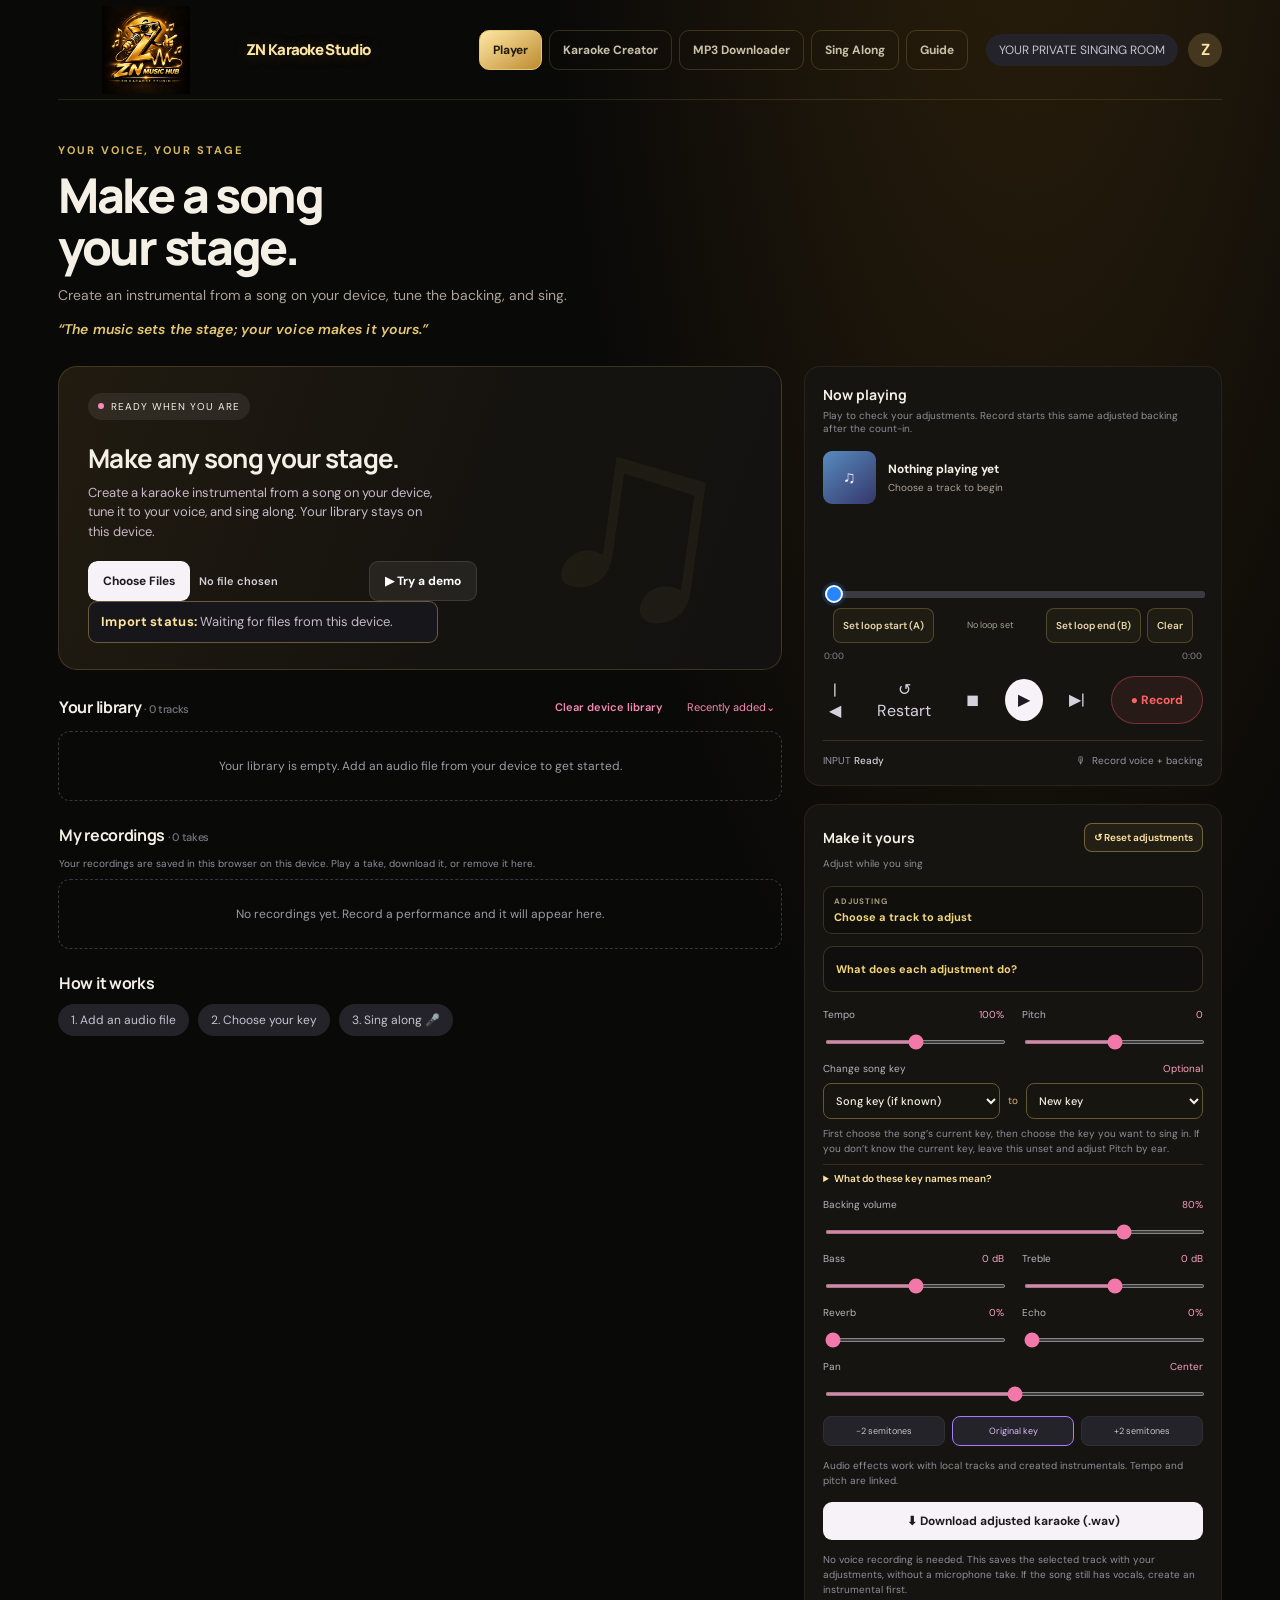
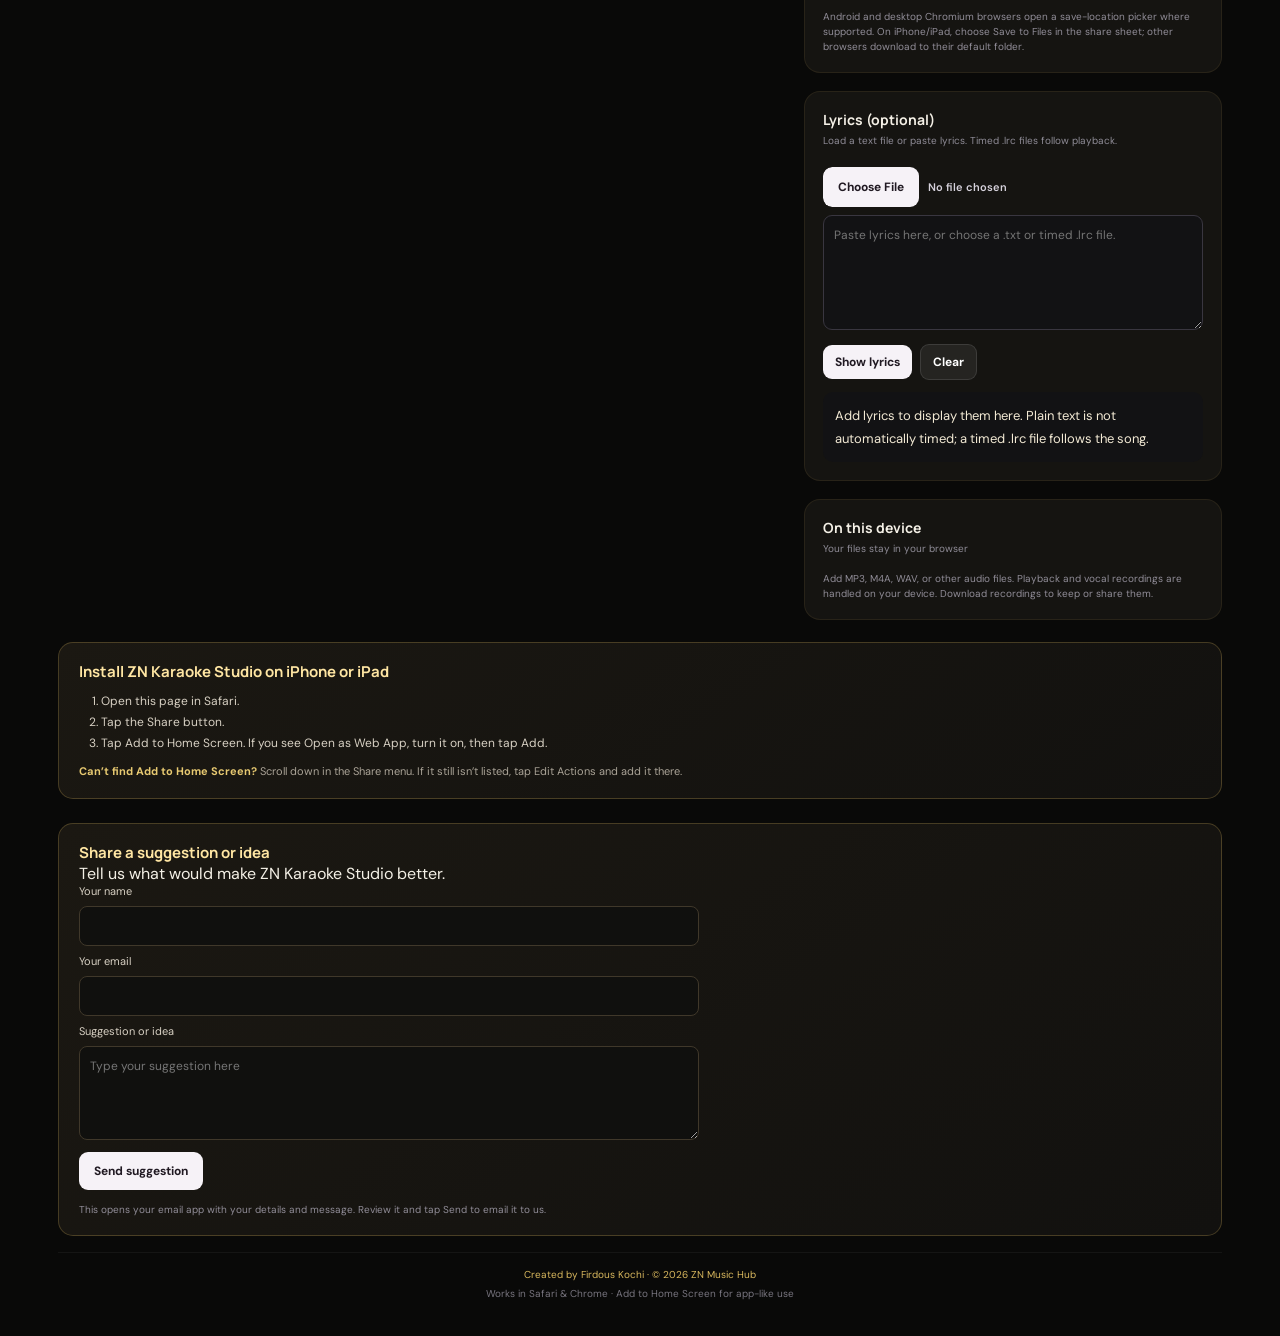
<file: index.html>
<!doctype html>
<html lang="en">
<head>
<meta charset="utf-8"><meta name="viewport" content="width=device-width,initial-scale=1,viewport-fit=cover"><meta name="theme-color" content="#101012"><meta name="description" content="ZN Karaoke Studio — bring your tracks, tune the sound, and sing along."><meta name="author" content="Firdous Kochi · ZN Music Hub"><title>ZN Karaoke Studio</title>
<link rel="manifest" href="manifest.webmanifest"><link rel="icon" href="icon-192.png" type="image/png"><link rel="apple-touch-icon" href="icon-192.png">
<style>
@import url('https://fonts.googleapis.com/css2?family=DM+Sans:wght@400;500;600;700&family=Manrope:wght@400;500;600;700;800&display=swap');
:root{color-scheme:dark;--bg:#101012;--panel:#19191d;--panel2:#202025;--muted:#9999a5;--text:#f5f3f7;--line:#2b2a31;--pink:#fa4f91;--purple:#a889ff;--green:#a7ee8c}*{box-sizing:border-box}body{margin:0;background:radial-gradient(ellipse at 80% -15%,#37203d 0,transparent 34%),var(--bg);color:var(--text);font-family:'DM Sans',sans-serif;min-height:100vh}button,input{font:inherit}button{color:inherit;cursor:pointer}.shell{max-width:1240px;margin:auto;padding:0 38px}.topbar{height:76px;border-bottom:1px solid #ffffff10;display:flex;align-items:center;justify-content:space-between}.brand{font:800 20px Manrope,sans-serif;letter-spacing:-.7px;display:flex;align-items:center;gap:10px}.brand-mark{width:32px;height:32px;border-radius:11px;background:linear-gradient(145deg,#fd73a5,#ab75ff);display:grid;place-items:center;color:#16121b;font-size:18px}.top-actions{display:flex;align-items:center;gap:10px}.pill{font-size:12px;color:#c6c2cd;background:#242329;padding:8px 13px;border-radius:20px}.avatar{width:34px;height:34px;border-radius:50%;background:#443451;color:#ffc6dd;display:grid;place-items:center;font-weight:700}.hero{padding:43px 0 28px;display:flex;justify-content:space-between;align-items:end;gap:24px}.eyebrow{font-size:11px;font-weight:700;letter-spacing:2px;color:#faa3c5;text-transform:uppercase;margin-bottom:12px}.hero h1{font:800 clamp(32px,5vw,48px)/1.08 Manrope,sans-serif;letter-spacing:-2.3px;margin:0}.hero p{color:var(--muted);margin:13px 0 0;font-size:14px}.search{height:48px;background:#1b1a20;border:1px solid #34323a;border-radius:12px;display:flex;align-items:center;padding:0 14px;gap:11px;width:min(390px,100%)}.search input{border:0;outline:0;color:var(--text);background:none;flex:1;min-width:0}.search input::placeholder{color:#7e7b86}.search kbd{font-size:10px;color:#8d8994;border:1px solid #393741;border-radius:5px;padding:4px 6px}.layout{display:grid;grid-template-columns:minmax(0,1.56fr) minmax(320px,.9fr);gap:22px;padding-bottom:40px}.leftcol,.rightcol{display:flex;flex-direction:column;gap:18px}.feature{min-height:258px;border-radius:19px;overflow:hidden;position:relative;padding:26px 29px;background:linear-gradient(110deg,#39203b,#201c29 57%,#191920);border:1px solid #ffffff0c}.feature:after{content:'♫';position:absolute;right:6%;top:-42px;font:270px Manrope,sans-serif;color:#fa75ab19;transform:rotate(8deg)}.feature>*{position:relative;z-index:1}.feature-tag{display:inline-flex;gap:7px;align-items:center;background:#ffffff13;padding:7px 10px;border-radius:20px;font-size:10px;letter-spacing:1px;text-transform:uppercase}.live-dot{width:6px;height:6px;background:#f889bb;border-radius:50%}.feature h2{font:700 26px Manrope;margin:20px 0 7px;letter-spacing:-.7px}.feature p{color:#c6b9c9;font-size:13px;max-width:350px;line-height:1.5;margin:0}.actions{display:flex;gap:9px;margin-top:20px}.btn{background:#f6f2f7;color:#201922;border:0;border-radius:9px;padding:11px 15px;font-weight:700;font-size:12px;display:inline-flex;align-items:center;gap:8px}.btn.secondary{background:#ffffff12;color:#fff;border:1px solid #ffffff1c}.btn.pink{background:var(--pink);color:#24121a}.upload{display:none}.native-file-control{height:40px;max-width:100%;color:#d6d2dc;font:600 11px 'DM Sans',sans-serif;background:transparent;border:0;border-radius:9px}.native-file-control::file-selector-button,.native-file-control::-webkit-file-upload-button{height:40px;padding:0 15px;margin-right:9px;border:0;border-radius:9px;background:#f6f2f7;color:#201922;font:700 12px 'DM Sans',sans-serif;cursor:pointer}.creator .native-file-control::file-selector-button,.creator .native-file-control::-webkit-file-upload-button{background:linear-gradient(145deg,#ffe8a5,#bd8b30);color:#21180a}.section-head{display:flex;align-items:center;justify-content:space-between;margin:5px 1px 10px}.section-head h3{margin:0;font:700 16px Manrope;letter-spacing:-.3px}.section-head button{background:none;border:0;color:#f68ab5;font-size:11px}.tracks{display:flex;flex-direction:column;gap:7px}.track{display:grid;grid-template-columns:43px minmax(0,1fr) auto;align-items:center;gap:12px;padding:9px 11px;border:1px solid transparent;border-radius:12px;transition:.18s;cursor:pointer}.track:hover,.track.active{background:#1c1b21;border-color:#302d36}.cover{width:43px;height:43px;border-radius:9px;display:grid;place-items:center;font-size:17px;font-weight:700;color:#fff0f4;background:linear-gradient(140deg,#de647f,#642f70)}.cover.c2{background:linear-gradient(140deg,#588bc0,#35376a)}.cover.c3{background:linear-gradient(140deg,#d89251,#754044)}.cover.c4{background:linear-gradient(140deg,#71a482,#27534d)}.track-name{font-size:12px;font-weight:700;overflow:hidden;text-overflow:ellipsis;white-space:nowrap}.artist{font-size:10px;color:var(--muted);margin-top:4px;overflow:hidden;text-overflow:ellipsis;white-space:nowrap}.track-meta{display:flex;align-items:center;gap:12px;color:#888590;font-size:10px}.play-mini{border:0;background:none;color:#e8dfe9;font-size:15px;padding:5px}.empty{padding:26px;text-align:center;border:1px dashed #393640;border-radius:12px;color:#9d99a4;font-size:12px}.side-card{background:#19191d;border:1px solid #ffffff0d;border-radius:16px;padding:18px}.side-card h3{font:700 14px Manrope;margin:0}.side-card .sub{font-size:10px;color:#8f8c97;margin:5px 0 16px}.now{display:flex;gap:12px;align-items:center}.now .cover{width:53px;height:53px}.now-title{font-size:12px;font-weight:700}.now-artist{font-size:10px;color:var(--muted);margin-top:4px}.wave{height:61px;margin:16px 0 7px;display:flex;align-items:center;justify-content:center;gap:3px;overflow:hidden}.wave span{width:3px;min-height:5px;border-radius:4px;background:linear-gradient(to top,#ad74f9,#fa71a9);opacity:.77}.wave.paused span{opacity:.2}.seekline{appearance:none;-webkit-appearance:none;display:block;width:100%;height:7px;background:linear-gradient(90deg,#3b3a42,#3b3a42);border-radius:99px;outline:none;margin:10px 2px;padding:0;touch-action:pan-y;cursor:pointer;accent-color:#2586ff}.seekline::-webkit-slider-runnable-track{height:7px;background:linear-gradient(90deg,#2586ff var(--played,0%),#3b3a42 var(--played,0%));border-radius:99px}.seekline::-moz-range-track{height:7px;background:#3b3a42;border-radius:99px}.seekline::-moz-range-progress{height:7px;background:#2586ff;border-radius:99px}.seekline::-webkit-slider-thumb{-webkit-appearance:none;width:18px;height:18px;margin-top:-5.5px;border-radius:50%;background:#2586ff;border:2px solid #f4f8ff;box-shadow:0 0 0 3px #2586ff30}.seekline::-moz-range-thumb{width:14px;height:14px;border-radius:50%;background:#2586ff;border:2px solid #f4f8ff;box-shadow:0 0 0 3px #2586ff30}.seekline:focus-visible{outline:2px solid #8fc2ff;outline-offset:6px}.times{display:flex;justify-content:space-between;color:#888590;font-size:9px;margin:7px 1px}.controls{display:flex;align-items:center;justify-content:center;gap:21px;margin-top:12px}.controls button{border:0;background:none;font-size:16px;color:#d6d1dc;padding:5px}.controls .mainplay{width:42px;height:42px;border-radius:50%;background:#f7f2f8;color:#1e1922;font-size:16px;display:grid;place-items:center}.controls .rec{color:#ff73a0}.status{display:flex;align-items:center;justify-content:space-between;margin-top:14px;padding-top:13px;border-top:1px solid var(--line);font-size:10px;color:#98949f}.status b{font-weight:500;color:#d4cfda}.rec-state{color:#f27ca3!important}.sliders{display:grid;grid-template-columns:1fr 1fr;gap:13px 18px;margin-top:16px}.control label{font-size:10px;color:#b8b4c0;display:flex;justify-content:space-between;margin-bottom:7px}.control output{color:#f9a0bf}.control input{width:100%;height:4px;accent-color:#f178a9;cursor:pointer}.control.wide{grid-column:1/-1}.quick{display:grid;grid-template-columns:repeat(3,1fr);gap:7px;margin-top:15px}.quick button{background:#242329;border:1px solid #302f36;border-radius:8px;padding:8px 3px;font-size:9px;color:#c4c0ca}.quick button.on{border-color:#ac7aff;color:#d7bfff}.tips{color:#918d98;font-size:10px;line-height:1.5;margin:12px 0 0}.bottom{padding:15px 0 28px;border-top:1px solid #ffffff0c;display:flex;justify-content:space-between;color:#77747e;font-size:10px}.toast{position:fixed;bottom:22px;left:50%;transform:translate(-50%,20px);opacity:0;pointer-events:none;transition:.2s;background:#f5f1f6;color:#201b25;padding:11px 16px;border-radius:10px;font-size:12px;box-shadow:0 8px 30px #0008;z-index:5}.toast.show{opacity:1;transform:translate(-50%,0)}
@media(max-width:820px){.shell{padding:0 23px}.layout{grid-template-columns:1fr}.rightcol{display:grid;grid-template-columns:1fr 1fr;align-items:start}.hero{align-items:start;flex-direction:column}.search{width:100%}.feature{min-height:225px}}@media(max-width:560px){.shell{padding:0 16px}.topbar{height:62px}.pill{display:none}.hero{padding:31px 0 22px}.hero h1{letter-spacing:-1.4px}.hero p{font-size:12px}.layout{gap:15px}.feature{padding:22px;min-height:220px}.feature h2{font-size:23px}.rightcol{display:flex}.side-card{width:100%}.bottom{font-size:9px}.track-meta{gap:7px}.track{gap:9px;padding:8px 7px}}
.section-divider{height:1px;background:linear-gradient(90deg,transparent,#d9b85e9c,transparent);margin:-7px 8px}.creator{background:linear-gradient(145deg,#211d23,#19191d);border:1px solid #d8b45a35;border-radius:16px;padding:19px}.creator h3{font:700 16px Manrope;margin:0}.creator p{font-size:11px;line-height:1.55;color:#aaa5b0;margin:8px 0 14px}.creator-row{display:flex;align-items:center;gap:10px;flex-wrap:wrap}.creator-file{min-width:0;flex:1;color:#aaa5b0;font-size:11px;overflow-wrap:anywhere}.creator .btn{background:linear-gradient(145deg,#ffe8a5,#bd8b30);color:#21180a}.creator .btn:disabled{opacity:.5;cursor:wait}.scale-estimate{margin:10px 0 0;padding:10px 12px;border:1px solid #d9b85e45;border-radius:9px;background:#17150f;color:#f2e3b6;font-size:11px;line-height:1.5}.scale-estimate[hidden]{display:none}.creator-progress{height:5px;background:#34323a;border-radius:8px;margin-top:13px;overflow:hidden}.creator-progress i{display:block;width:0;height:100%;background:linear-gradient(90deg,#bd8b30,#ffe8a5);transition:width .3s}.creator-status{font-size:11px!important;margin:9px 0 0!important;min-height:18px;color:#c4becb!important}.upload-state{margin-top:14px;padding:12px 13px;border:1px solid #d8b45a80;border-radius:10px;background:linear-gradient(90deg,#302614,#1b1919);display:grid;grid-template-columns:1fr;align-items:center;gap:10px}.upload-state strong{font-size:10px;letter-spacing:.8px;color:#ffe39a}.upload-state span{font-size:12px;color:#fff4d5;text-align:left}.upload-progress{height:7px;background:#49454d;border-radius:9px;overflow:hidden;grid-column:1/-1}.upload-progress i{display:block;width:0;height:100%;background:linear-gradient(90deg,#bd8b30,#ffe8a5);transition:width .25s}.import-status{font-size:12px;color:#e3dfea;margin:13px 0 0;min-height:38px;padding:10px 12px;background:#17161a;border:1px solid #d8b45a6e;border-radius:9px;line-height:1.4}.import-status b{color:#ffe39a;font-weight:700;letter-spacing:.3px}.lyrics-input{width:100%;min-height:110px;resize:vertical;background:#121214;color:var(--text);border:1px solid #393640;border-radius:9px;padding:10px;font:12px/1.55 "DM Sans",sans-serif}.lyrics-display{margin-top:12px;max-height:240px;overflow:auto;padding:12px;border-radius:10px;background:#121214;color:#f2e9d4;font-size:13px;line-height:1.8;white-space:pre-wrap}.lyrics-current{color:#ffe39a;font-weight:700}.lyrics-actions{display:flex;gap:8px;align-items:center;flex-wrap:wrap;margin-top:9px}.lyrics-actions .btn{padding:9px 12px}.lyrics-file{width:100%;margin:4px 0 8px}.key-selectors{display:grid;grid-template-columns:minmax(0,1fr) auto minmax(0,1fr);align-items:center;gap:8px;margin-top:8px}.key-selectors select{width:100%;min-width:0;padding:9px 8px;border:1px solid #665733;border-radius:8px;background:#17150f;color:var(--text);font:500 11px "DM Sans",sans-serif}.key-selectors span{color:var(--gold);font-size:10px}.key-control .tips{margin-top:7px}.key-help{margin-top:8px;padding-top:7px;border-top:1px solid #d9b85e28}.key-help summary{cursor:pointer;color:var(--gold-hi);font-size:10px;font-weight:600}.key-help p{font-size:10px;line-height:1.5;color:var(--muted);margin:7px 0}.key-notes{display:grid;grid-template-columns:repeat(3,minmax(0,1fr));gap:5px}.key-notes span{padding:5px 6px;border-radius:6px;background:#d9b85e0d;color:#e7d5a0;font-size:9px;text-align:center}
.adjust-help{margin:0 0 14px;border:1px solid #d9b85e38;border-radius:10px;background:#100f0d;padding:10px 12px;color:#d9d3c7}.adjust-help summary{cursor:pointer;color:#f3d477;font-size:11px;font-weight:700;min-height:24px;display:flex;align-items:center}.adjust-help[open] summary{margin-bottom:8px}.adjust-help-grid{display:grid;grid-template-columns:1fr 1fr;gap:0 16px}.adjust-help-grid p{margin:7px 0;color:#bdb5a8;font-size:10px;line-height:1.5}.adjust-help-grid strong{color:#f2d680}.adjust-help-note{margin:7px 0 0!important;color:#a8a094!important;font-size:10px!important;line-height:1.5}.adjust-help:focus-within{outline:2px solid #d9b85e;outline-offset:2px}@media(max-width:560px){.adjust-help{padding:10px}.adjust-help-grid{grid-template-columns:1fr;gap:0}.adjust-help-grid p{font-size:11px;margin:5px 0}.adjust-help-note{font-size:10px!important}}

.page-nav{display:flex;align-items:center;gap:7px;margin-left:auto;margin-right:18px}.page-nav a{color:#c9c0a8;text-decoration:none;font-size:12px;font-weight:700;padding:10px 13px;border:1px solid #d9b85e35;border-radius:10px;min-height:40px;display:flex;align-items:center}.page-nav a[aria-current="page"]{color:#21180a;background:linear-gradient(145deg,#ffe8a5,#bd8b30);border-color:#e5c86d}.page-nav a:focus-visible,.loop-controls button:focus-visible{outline:2px solid #ffe6a3;outline-offset:2px}.creator-page{max-width:900px;margin:12px auto 36px;padding:0 4px}.creator-page-heading{margin:14px 0 18px;padding:21px 22px;border:1px solid #d9b85e35;border-radius:15px;background:linear-gradient(145deg,#1b1812,#12110f)}.creator-page-heading .eyebrow{margin:0 0 8px}.creator-page-heading h2{margin:0;color:#ffe6a3;font:800 25px Manrope,sans-serif}.creator-page-heading p{margin:8px 0 0;color:#c6b9a3;font-size:12px;line-height:1.6}.creator-page .creator{padding:20px}.creator-page .creator h3{display:none}.loop-controls{display:flex;align-items:center;justify-content:center;gap:6px;flex-wrap:wrap;margin:9px 0 4px}.loop-controls button{min-height:35px;padding:7px 9px;border:1px solid #d9b85e45;border-radius:8px;background:#d9b85e0c;color:#e8d7aa;font-size:10px;font-weight:600}.loop-controls button:hover{background:#d9b85e20}.loop-controls span{min-width:100px;text-align:center;color:#a8a094;font-size:9px}.creator-page[hidden],#studioHero[hidden],#playerPage[hidden]{display:none!important}
@media(max-width:560px){.topbar{gap:8px;flex-wrap:wrap;height:auto;min-height:76px;padding:8px 0}.page-nav{order:3;width:100%;margin:0;display:grid;grid-template-columns:repeat(3,minmax(0,1fr))}.page-nav a{justify-content:center;min-width:0;text-align:center;padding:8px;font-size:12px}.top-actions .pill{display:none}.creator-page{padding:0;margin:8px 0 28px}.creator-page-heading{padding:17px 15px}.creator-page-heading h2{font-size:21px}.creator-page .creator{padding:15px}.loop-controls{gap:5px}.loop-controls button{flex:1 1 auto}.loop-controls span{order:4;width:100%;min-width:0}}
.controls .rec{min-height:48px;min-width:92px;border-radius:25px;padding:0 14px;background:#ff626214;border:1px solid #ff62625c;color:#ff7777;font-size:12px;font-weight:700;white-space:nowrap}.controls .rec:hover{background:#ff626226}.recording-preview{margin-top:13px;padding:13px;border:1px solid #d9b85e55;border-radius:11px;background:#11100d}.recording-preview[hidden]{display:none}.recording-preview-head{display:flex;flex-direction:column;gap:4px;margin-bottom:9px}.recording-preview-head strong{font-size:12px;color:#ffe6a3}.recording-preview-head span{font-size:10px;color:#aaa397;overflow-wrap:anywhere}.recording-preview audio{display:block;width:100%;height:42px;margin:7px 0 10px}.recording-preview .btn{width:100%;justify-content:center;background:linear-gradient(145deg,#ffe8a5,#bd8b30);color:#21180a;min-height:42px}@media(max-width:560px){.controls{gap:12px;flex-wrap:wrap}.controls .rec{order:5;flex-basis:100%;height:48px}.recording-preview{padding:11px}.recording-preview audio{height:48px}}
.library-actions{display:flex;align-items:center;gap:9px}.clear-library{border:1px solid #d9b85e50;border-radius:8px;background:#d9b85e0c;color:#e9cf87;padding:7px 9px;font-size:10px;font-weight:600}.clear-library:hover{background:#d9b85e20}.clear-library:focus-visible{outline:2px solid #ffe6a3;outline-offset:2px}@media(max-width:560px){.section-head{flex-wrap:wrap;gap:8px}.library-actions{gap:5px}.clear-library{font-size:9px;padding:7px}}
.recordings-list{display:flex;flex-direction:column;gap:7px}.recording-row{display:grid;grid-template-columns:minmax(0,1fr) auto;align-items:center;gap:10px;padding:11px;border:1px solid #d9b85e24;border-radius:11px;background:#151411}.recording-row-name{font-size:11px;font-weight:700;color:#eee4cb;overflow-wrap:anywhere}.recording-row-date{margin-top:4px;color:#999286;font-size:9px}.recording-row-actions{display:flex;gap:5px;flex-wrap:wrap;justify-content:flex-end}.recording-row-actions button{min-height:36px;padding:7px 9px;border:1px solid #d9b85e42;border-radius:8px;background:#d9b85e0d;color:#e8d7aa;font-size:10px;font-weight:600}.recording-row-actions .delete-recording{border-color:#a6504660;color:#f39a91}.recording-row-actions button:focus-visible{outline:2px solid #ffe6a3;outline-offset:2px}@media(max-width:560px){.recording-row{grid-template-columns:1fr}.recording-row-actions{justify-content:stretch}.recording-row-actions button{flex:1}}
.adjusting-track{margin:0 0 12px;padding:9px 10px;border:1px solid #d9b85e35;border-radius:9px;background:#100f0c;color:#f1d77f;font-size:11px;font-weight:700;overflow-wrap:anywhere}.adjusting-track::before{content:'ADJUSTING';display:block;margin-bottom:4px;color:#a79c7d;font-size:8px;letter-spacing:1px;font-weight:700}
.side-card{position:relative}.countdown-overlay{position:absolute;inset:0;z-index:20;display:grid;place-items:center;padding:20px;border:1px solid #d9b85e88;border-radius:16px;background:#090908f5;backdrop-filter:blur(7px);text-align:center}.countdown-overlay[hidden]{display:none!important}.countdown-content{display:flex;flex-direction:column;align-items:center;gap:12px}.countdown-content span{display:block;color:#ffe6a3;font:800 clamp(112px,28vw,190px)/.9 Manrope,sans-serif;text-shadow:0 0 35px #d9b85e70;animation:count-pulse .85s ease-in-out infinite alternate}.countdown-content strong{color:#f6e5b7;font:700 clamp(17px,4vw,24px) Manrope,sans-serif}.countdown-content small{color:#bdb4a2;font-size:12px}@keyframes count-pulse{from{transform:scale(.96);opacity:.8}to{transform:scale(1.04);opacity:1}}
</style><style>.brand{color:var(--gold-hi);text-shadow:0 1px 16px #ddb95642}.brand-mark{background:linear-gradient(145deg,#ffe8a5,#bd8b30);color:#21180a}.hero .eyebrow{color:var(--gold)}.avatar{background:#45371f;color:var(--gold-hi)}.topbar{border-bottom-color:#e4bd6926}.bottom{justify-content:center;flex-direction:column;gap:6px;text-align:center;transform:translateY(-8px)}.bottom span{width:100%}.studio-head{display:flex;align-items:center;justify-content:space-between;gap:8px}.reset-btn{flex:none;border:1px solid #d9b85e70;border-radius:8px;background:#d9b85e12;color:#ffe6a3;padding:7px 9px;font:600 10px "DM Sans",sans-serif}.reset-btn:hover{background:#d9b85e26}.reset-btn:focus-visible{outline:2px solid #ffe6a3;outline-offset:2px}:root{--bg:#090908;--panel:#151411;--panel2:#201d17;--muted:#aaa397;--text:#f4f0e6;--line:#383126;--pink:#d8ad56;--purple:#ffe19a;--green:#c6a45a;--gold:#d9b85e;--gold-hi:#ffe6a3}body{background:radial-gradient(ellipse at 80% -15%,#30220c 0,transparent 34%),var(--bg)}.feature{background:linear-gradient(110deg,#211b10,#15130f 57%,#131210);border-color:#d9b85e33}.feature:after{color:#d9b85e0d}.side-card{background:#151411;border-color:#d9b85e18}.controls .rec{color:#ff6262}.topbar{height:100px}.brand{gap:12px;white-space:nowrap}.brand-logo{display:block;width:176px;height:88px;object-fit:contain;border-radius:5px}.brand-title{font:800 15px Manrope,sans-serif;color:var(--gold-hi)}.quote{margin:16px 0 0;color:#e7c971;font-size:14px;font-style:italic;font-weight:600;letter-spacing:.1px}@media(max-width:560px){.topbar{height:auto;min-height:76px}.brand{gap:8px}.brand-logo{width:112px;height:56px}.brand-title{font-size:12px}.hero{padding:16px 0 18px}.hero .eyebrow{font-size:10px;letter-spacing:1.6px;margin-bottom:8px}.hero h1{font-size:clamp(29px,8vw,34px);line-height:1.04;letter-spacing:-1.5px}}.install-help{max-width:1240px;margin:-18px auto 24px;padding:18px 20px;border:1px solid #d9b85e40;border-radius:15px;background:linear-gradient(145deg,#1b1812,#12110f);color:var(--text)}.install-help h3{margin:0 0 9px;font:700 15px Manrope,sans-serif;color:var(--gold-hi)}.install-help ol{margin:0;padding-left:22px;color:#d7d0c3;font-size:12px;line-height:1.75}.install-help p{margin:9px 0 0;color:#aaa397;font-size:11px;line-height:1.55}.install-help strong{color:#e7c971}.feedback-card{max-width:1240px;margin:0 auto 24px;padding:18px 20px;border:1px solid #d9b85e40;border-radius:15px;background:linear-gradient(145deg,#1b1812,#12110f)}.feedback-card h3{margin:0;font:700 15px Manrope,sans-serif;color:var(--gold-hi)}.feedback-form{display:grid;gap:8px;max-width:620px}.feedback-form label{font-size:11px;color:#d7d0c3}.feedback-form input,.feedback-form textarea{width:100%;border:1px solid #40382a;border-radius:8px;background:#10100e;color:var(--text);padding:10px;font:12px/1.5 "DM Sans",sans-serif}.feedback-form textarea{resize:vertical}.feedback-form input:focus,.feedback-form textarea:focus{outline:2px solid #d9b85e;outline-offset:1px}.feedback-form button{justify-self:start;margin-top:4px}</style></head>
<body><div class="shell">
<header class="topbar"><div class="brand"><img class="brand-logo" src="zn-karaoke-studio-logo.png" alt="Zubair Naina Music Hub logo"><span class="brand-title">ZN Karaoke Studio</span></div><nav class="page-nav" aria-label="Studio pages and tools"><a href="#player" id="navPlayer">Player</a><a href="#creator" id="navCreator">Karaoke Creator</a><a href="music-converter.html">MP3 Downloader</a><a href="lyrics-stage.html">Sing Along</a><a href="product-guide.html">Guide</a></nav><div class="top-actions"><span class="pill">YOUR PRIVATE SINGING ROOM</span><span class="avatar">Z</span></div></header>
<section class="hero" id="studioHero"><div><div class="eyebrow">Your voice, your stage</div><h1>Make a song<br>your stage.</h1><p>Create an instrumental from a song on your device, tune the backing, and sing.</p><blockquote class="quote">“The music sets the stage; your voice makes it yours.”</blockquote></div></section>
<main class="layout" id="playerPage"><div class="leftcol"><section class="feature"><span class="feature-tag"><i class="live-dot"></i> READY WHEN YOU ARE</span><h2>Make any song your stage.</h2><p>Create a karaoke instrumental from a song on your device, tune it to your voice, and sing along. Your library stays on this device.</p><div class="actions"><input class="native-file-control" id="fileInput" type="file" accept="audio/*,.mp3,.m4a,.wav,.aac,.ogg,.flac,.opus" multiple aria-label="Add audio tracks"><button class="btn secondary" id="demoBtn">▶ Try a demo</button></div><p class="import-status" id="importStatus" role="status" aria-live="polite"><b>Import status:</b> Waiting for files from this device.</p></section>
<section><div class="section-head"><h3>Your library <span id="count" style="color:#77747e;font:500 11px 'DM Sans'">· 0 tracks</span></h3><div class="library-actions"><button class="clear-library" id="clearLibrary" type="button">Clear device library</button><button id="sortBtn">Recently added⌄</button></div></div><div class="tracks" id="tracks"></div></section>
<section class="recordings-section"><div class="section-head"><h3>My recordings <span id="recordingsCount" style="color:#77747e;font:500 11px 'DM Sans'">· 0 takes</span></h3></div><p class="tips" style="margin:0 1px 8px">Your recordings are saved in this browser on this device. Play a take, download it, or remove it here.</p><div class="recordings-list" id="recordingsList"><div class="empty">No recordings yet. Record a performance and it will appear here.</div></div></section><section><div class="section-head"><h3>How it works</h3></div><div style="display:flex;gap:9px;flex-wrap:wrap;color:#a09ca7;font-size:10px"><span class="pill">1. Add an audio file</span><span class="pill">2. Choose your key</span><span class="pill">3. Sing along 🎤</span></div></section></div>
<aside class="rightcol"><section class="side-card"><h3>Now playing</h3><div class="sub">Play to check your adjustments. Record starts this same adjusted backing after the count-in.</div><div class="countdown-overlay" id="countdownOverlay" hidden role="status" aria-live="assertive"><div class="countdown-content"><span id="countdownNumber">3</span><strong>Get ready to sing</strong><small>Recording starts after the count-in</small></div></div><div class="now"><div class="cover c2" id="playerCover">♫</div><div style="min-width:0"><div class="now-title" id="playerTitle">Nothing playing yet</div><div class="now-artist" id="playerArtist">Choose a track to begin</div></div></div><div class="wave paused" id="wave"></div><input class="seekline" id="seek" type="range" min="0" max="1000" value="0" step="1" aria-label="Seek through the song" aria-valuetext="0:00 of 0:00" disabled><div class="loop-controls" aria-label="Practice loop controls"><button type="button" id="loopStart">Set loop start (A)</button><span id="loopStatus" role="status" aria-live="polite">No loop set</span><button type="button" id="loopEnd">Set loop end (B)</button><button type="button" id="loopClear" aria-label="Clear practice loop">Clear</button></div><div class="times"><span id="elapsed">0:00</span><span id="duration">0:00</span></div><div class="controls"><button id="prev" aria-label="Previous track" title="Previous track">|◀</button><button id="restart" aria-label="Restart current track from the beginning" title="Restart from beginning">↺ Restart</button><button id="stop" aria-label="Stop">◼</button><button class="mainplay" id="play" aria-label="Play or pause">▶</button><button id="next" aria-label="Next track">▶|</button><button class="rec" id="recordBtn" aria-label="Record voice and backing track">● Record</button></div><div class="status"><span>INPUT <b id="inputStatus">Ready</b></span><span id="recStatus">🎙 &nbsp;Record voice + backing</span></div><section class="recording-preview" id="recordingPreview" hidden><div class="recording-preview-head"><strong>Review your recording</strong><span id="recordingName">Ready to listen</span></div><audio id="recordingAudio" controls preload="metadata" aria-label="Play your recorded performance"></audio><button class="btn" type="button" id="downloadRecording">⬇ Download recording</button></section></section>
<section class="side-card"><div class="studio-head"><h3>Make it yours</h3><button class="reset-btn" id="resetAudio" type="button" aria-label="Reset audio adjustments">↺ Reset adjustments</button></div><div class="sub">Adjust while you sing</div><div class="adjusting-track" id="adjustingTrack" role="status" aria-live="polite">Choose a track to adjust</div><details class="adjust-help"><summary>What does each adjustment do?</summary><div class="adjust-help-grid"><p><strong>Tempo</strong> — makes the song faster or slower. It can also change the singer’s pitch because this player links speed and pitch.</p><p><strong>Pitch</strong> — raises or lowers the notes so the song may better suit your voice. A semitone is one small step between notes.</p><p><strong>Song key</strong> — choose the song’s current note, then the note you want. If you’re unsure, leave it unset and use Pitch or the quick buttons.</p><p><strong>Scale estimate</strong> — when choosing a song for karaoke creation, the app may suggest an approximate major or minor key. It is only a guide, not a raga detector.</p><p><strong>Backing volume</strong> — changes how loud the music is compared with your singing.</p><p><strong>Bass</strong> — adjusts low sounds, such as the kick drum and bass guitar. Reduce it if the sound feels boomy.</p><p><strong>Treble</strong> — adjusts high sounds, such as cymbals and bright details. Reduce it if the sound feels sharp.</p><p><strong>Reverb</strong> — adds a room or hall echo that makes the backing sound spacious.</p><p><strong>Echo</strong> — repeats the sound after a short delay. Use a small amount for a subtle effect.</p><p><strong>Pan</strong> — moves the backing left or right in stereo headphones. Center keeps it equal in both ears.</p><p><strong>Quick key buttons</strong> — shift the song down two semitones, return to the original pitch, or shift it up two semitones.</p><p><strong>Reset adjustments</strong> — returns tempo, pitch, volume, and effects to their starting values.</p><p><strong>Practice loop (A–B)</strong> — set A at the start of a section and B at the end to repeat that part. Tap Clear to turn looping off.</p><p><strong>Recording count-in</strong> — recording waits three seconds, then starts the backing and captures your voice together with it. Play the take back in the preview before downloading.</p><p><strong>Saved adjustments</strong> — sound settings are remembered for each imported track on this device. Import the same file again to retrieve its settings.</p></div><p class="adjust-help-note">Tip: change one control at a time while the song is playing. Your device speakers may make small changes hard to hear; headphones can help.</p></details><div class="sliders"><div class="control"><label>Tempo <output id="tempoOut">100%</output></label><input id="tempo" type="range" min="70" max="130" value="100"></div><div class="control"><label>Pitch <output id="pitchOut">0</output></label><input id="pitch" type="range" min="-6" max="6" value="0"></div><div class="control wide key-control"><label for="sourceKey">Change song key <output id="keyOut">Optional</output></label><div class="key-selectors"><select id="sourceKey" aria-label="Song current key"><option value="">Song key (if known)</option><option value="0">C</option><option value="1">C# / Db</option><option value="2">D</option><option value="3">D# / Eb</option><option value="4">E</option><option value="5">F</option><option value="6">F# / Gb</option><option value="7">G</option><option value="8">G# / Ab</option><option value="9">A</option><option value="10">A# / Bb</option><option value="11">B</option></select><span aria-hidden="true">to</span><select id="targetKey" aria-label="Desired song key"><option value="" disabled selected>New key</option><option value="0">C</option><option value="1">C# / Db</option><option value="2">D</option><option value="3">D# / Eb</option><option value="4">E</option><option value="5">F</option><option value="6">F# / Gb</option><option value="7">G</option><option value="8">G# / Ab</option><option value="9">A</option><option value="10">A# / Bb</option><option value="11">B</option></select></div><p class="tips">First choose the song’s current key, then choose the key you want to sing in. If you don’t know the current key, leave this unset and adjust Pitch by ear.</p><details class="key-help"><summary>What do these key names mean?</summary><p>A key is the musical note a song is centered around. The 12 choices below go up one semitone at a time. Sharp (#) and flat (b) names such as C# and Db are two names for the same pitch.</p><div class="key-notes"><span>C · 0</span><span>C# / Db · 1</span><span>D · 2</span><span>D# / Eb · 3</span><span>E · 4</span><span>F · 5</span><span>F# / Gb · 6</span><span>G · 7</span><span>G# / Ab · 8</span><span>A · 9</span><span>A# / Bb · 10</span><span>B · 11</span></div><p>Numbers show semitones above C for reference. Changing key transposes the whole track and keeps its major/minor character. In this studio, pitch and tempo are linked, so changing key also changes playback speed.</p></details></div><div class="control wide"><label>Backing volume <output id="volumeOut">80%</output></label><input id="volume" type="range" min="0" max="100" value="80"></div><div class="control"><label>Bass <output id="bassOut">0 dB</output></label><input id="bass" type="range" min="-12" max="12" value="0"></div><div class="control"><label>Treble <output id="trebleOut">0 dB</output></label><input id="treble" type="range" min="-12" max="12" value="0"></div><div class="control"><label>Reverb <output id="reverbOut">0%</output></label><input id="reverb" type="range" min="0" max="100" value="0"></div><div class="control"><label>Echo <output id="echoOut">0%</output></label><input id="echo" type="range" min="0" max="60" value="0"></div><div class="control wide"><label>Pan <output id="panOut">Center</output></label><input id="pan" type="range" min="-100" max="100" value="0"></div></div><div class="quick"><button data-key="-2">−2 semitones</button><button data-key="0" class="on">Original key</button><button data-key="2">+2 semitones</button></div><p class="tips">Audio effects work with local tracks and created instrumentals. Tempo and pitch are linked.</p><button class="btn" id="downloadTrack" disabled style="width:100%;justify-content:center;margin-top:14px">⬇ Download adjusted karaoke (.wav)</button><p class="tips">No voice recording is needed. This saves the selected track with your adjustments, without a microphone take. If the song still has vocals, create an instrumental first. </p><p class="tips">Android and desktop Chromium browsers open a save-location picker where supported. On iPhone/iPad, choose Save to Files in the share sheet; other browsers download to their default folder.</p></section>
<section class="side-card"><h3>Lyrics (optional)</h3><div class="sub">Load a text file or paste lyrics. Timed .lrc files follow playback.</div><input class="native-file-control lyrics-file" id="lyricsFile" type="file" accept=".txt,.lrc,text/plain" aria-label="Load lyrics text file"><textarea class="lyrics-input" id="lyricsInput" rows="5" placeholder="Paste lyrics here, or choose a .txt or timed .lrc file."></textarea><div class="lyrics-actions"><button class="btn" id="showLyrics">Show lyrics</button><button class="btn secondary" id="clearLyrics">Clear</button></div><div class="lyrics-display" id="lyricsDisplay" aria-live="polite">Add lyrics to display them here. Plain text is not automatically timed; a timed .lrc file follows the song.</div></section><section class="side-card"><h3>On this device</h3><div class="sub">Your files stay in your browser</div><p class="tips" style="margin:0">Add MP3, M4A, WAV, or other audio files. Playback and vocal recordings are handled on your device. Download recordings to keep or share them.</p></section></aside></main>
<section class="creator-page" id="creatorPage" hidden><div class="creator-page-heading"><span class="eyebrow">MAKE YOUR OWN INSTRUMENTAL</span><h2>Create karaoke from a song</h2><p>Choose a song on this device. The app removes the lead vocal here, then adds the instrumental to your Player library.</p></div><section class="creator"><h3>Create karaoke from a song</h3><p>Select a song file. ZN Karaoke Studio will remove the lead vocal on this device, then add the instrumental to your library. The first use downloads a karaoke separation model (~30 MB). </p><p class="tips" style="margin:8px 0 12px;color:#f2ce72"><strong>Recommended:</strong> Create karaoke on a computer or tablet. Phone browsers may take a long time or stop during vocal removal. Playback and sound adjustments still work on phones.</p><div class="creator-row"><input id="createFile" class="native-file-control" type="file" accept="audio/*,.mp3,.m4a,.wav,.aac,.ogg,.flac,.opus" aria-label="Choose a song"><span class="creator-file" id="chosenSong">No song selected</span><button class="btn" id="makeKaraoke" disabled>Create karaoke</button></div><div class="upload-state"><span id="songUploadStatus" role="status" aria-live="polite">Waiting for a song.</span><div class="upload-progress" role="progressbar" aria-label="Song loaded into creator" aria-valuemin="0" aria-valuemax="100" aria-valuenow="0"><i id="uploadProgress"></i></div></div><p id="scaleEstimate" class="scale-estimate" role="status" aria-live="polite" hidden></p><div class="creator-progress"><i id="createProgress"></i></div><p class="creator-status" id="createStatus" role="status" aria-live="polite">Song stays on this device. Choose a file to begin.</p></section></section>
<section class="install-help" id="install-help"><h3>Install ZN Karaoke Studio on iPhone or iPad</h3><ol><li>Open this page in Safari.</li><li>Tap the Share button.</li><li>Tap Add to Home Screen. If you see Open as Web App, turn it on, then tap Add.</li></ol><p><strong>Can’t find Add to Home Screen?</strong> Scroll down in the Share menu. If it still isn’t listed, tap Edit Actions and add it there.</p></section>
<section class="feedback-card"><h3>Share a suggestion or idea</h3><div class="sub">Tell us what would make ZN Karaoke Studio better.</div><form class="feedback-form" id="feedbackForm"><label for="feedbackName">Your name</label><input id="feedbackName" name="name" type="text" autocomplete="name" maxlength="80" required><label for="feedbackEmail">Your email</label><input id="feedbackEmail" name="email" type="email" autocomplete="email" maxlength="254" required><label for="feedbackMessage">Suggestion or idea</label><textarea id="feedbackMessage" name="message" rows="4" maxlength="2000" required placeholder="Type your suggestion here"></textarea><button class="btn" type="submit">Send suggestion</button></form><p class="tips" id="feedbackHelp">This opens your email app with your details and message. Review it and tap Send to email it to us.</p></section>
<footer class="bottom"><span style="color:#d9b85e">Created by Firdous Kochi · © 2026 ZN Music Hub</span><span>Works in Safari & Chrome · Add to Home Screen for app-like use</span></footer></div><div class="toast" id="toast"></div><audio id="audio" preload="metadata"></audio>
<script>
const $=s=>document.querySelector(s),audio=$('#audio');let creatingKaraoke=false,library=[],recordings=[],currentRecordingId=null,current=-1,recorder=null,chunks=[],recording=false,recUrl=null,raf=null,ctx=null,nodes=null,recordDestination=null,micStream=null,micSource=null,lyricsLines=[];const colors=['','c2','c3','c4'];
let libraryDbPromise;function openLibraryDb(){if(!('indexedDB'in window))return Promise.reject(new Error('Device library storage is unavailable.'));if(!libraryDbPromise)libraryDbPromise=new Promise((resolve,reject)=>{const request=indexedDB.open('znKaraokeStudioLibrary',2);request.onupgradeneeded=()=>{if(!request.result.objectStoreNames.contains('tracks'))request.result.createObjectStore('tracks',{keyPath:'id'});if(!request.result.objectStoreNames.contains('recordings'))request.result.createObjectStore('recordings',{keyPath:'id'})};request.onsuccess=()=>resolve(request.result);request.onerror=()=>reject(request.error||new Error('Could not open device storage.'))});return libraryDbPromise}
function newTrackId(){return globalThis.crypto?.randomUUID?.()||'track-'+Date.now()+'-'+Math.random().toString(36).slice(2)}
async function saveTrackToDevice(track){if(!track?.file||track.demo)return true;try{const db=await openLibraryDb(),id=track.storageId||newTrackId();track.storageId=id;const record={id,name:track.name,artist:track.artist,duration:track.duration,fileName:track.file.name,type:track.file.type||'audio/mpeg',lastModified:track.file.lastModified||Date.now(),blob:track.file,createdAt:Date.now()};return await new Promise(resolve=>{const tx=db.transaction('tracks','readwrite');tx.objectStore('tracks').put(record);tx.oncomplete=()=>resolve(true);tx.onerror=()=>resolve(false);tx.onabort=()=>resolve(false)})}catch{return false}}
async function loadSavedTracks(){try{const db=await openLibraryDb(),records=await new Promise((resolve,reject)=>{const req=db.transaction('tracks','readonly').objectStore('tracks').getAll();req.onsuccess=()=>resolve(req.result||[]);req.onerror=()=>reject(req.error)});for(const item of records.slice().sort((a,b)=>(b.createdAt||0)-(a.createdAt||0))){if(library.some(x=>x.storageId===item.id||x.file?.name===(item.fileName||item.name)&&x.file?.size===item.blob?.size&&x.file?.lastModified===(item.lastModified||0)))continue;const file=new File([item.blob],item.fileName||item.name,{type:item.type||'audio/mpeg',lastModified:item.lastModified||Date.now()});library.push({storageId:item.id,name:item.name,artist:item.artist||'Saved on this device',url:URL.createObjectURL(item.blob),file,duration:item.duration||'LOCAL'})}}catch{toast('Could not load saved tracks from this browser. You can still add tracks for this session.')}}
async function saveRecordingToDevice(take){try{const db=await openLibraryDb(),record={id:take.id,name:take.name,fileName:take.fileName,type:take.type,createdAt:take.createdAt,blob:take.blob};return await new Promise(resolve=>{const tx=db.transaction('recordings','readwrite');tx.objectStore('recordings').put(record);tx.oncomplete=()=>resolve(true);tx.onerror=()=>resolve(false);tx.onabort=()=>resolve(false)})}catch{return false}}
async function loadSavedRecordings(){try{const db=await openLibraryDb(),items=await new Promise((resolve,reject)=>{const req=db.transaction('recordings','readonly').objectStore('recordings').getAll();req.onsuccess=()=>resolve(req.result||[]);req.onerror=()=>reject(req.error)});for(const item of items){const url=URL.createObjectURL(item.blob);recordings.push({...item,url,saved:true})}renderRecordings()}catch{toast('Could not load saved recordings from this browser.')}}
function renderRecordings(){const list=$('#recordingsList');if(!list)return;$('#recordingsCount').textContent='· '+recordings.length+' take'+(recordings.length===1?'':'s');list.innerHTML=recordings.length?recordings.slice().sort((a,b)=>(b.createdAt||0)-(a.createdAt||0)).map(t=>`<article class="recording-row"><div><div class="recording-row-name">${esc(t.name||t.fileName||'Karaoke performance')}</div><div class="recording-row-date">${t.createdAt?new Date(t.createdAt).toLocaleString():'Saved on this device'}</div></div><div class="recording-row-actions"><button type="button" data-rec-action="play" data-rec-id="${esc(t.id)}">▶ Play</button><button type="button" data-rec-action="download" data-rec-id="${esc(t.id)}">⬇ Download</button><button class="delete-recording" type="button" data-rec-action="delete" data-rec-id="${esc(t.id)}">Delete</button></div></article>`).join(''):`<div class="empty">No recordings yet. Record a performance and it will appear here.</div>`}
async function deleteRecording(id){const take=recordings.find(t=>t.id===id);if(!take)return;if(!window.confirm('Delete this recording from ZN Karaoke Studio on this device? Any downloaded copy will remain.'))return;try{const db=await openLibraryDb();await new Promise((resolve,reject)=>{const tx=db.transaction('recordings','readwrite');tx.objectStore('recordings').delete(id);tx.oncomplete=resolve;tx.onerror=()=>reject(tx.error)});if(take.url)URL.revokeObjectURL(take.url);recordings=recordings.filter(t=>t.id!==id);if(currentRecordingId===id){$('#recordingAudio').pause();$('#recordingAudio').removeAttribute('src');$('#recordingAudio').load();$('#recordingPreview').hidden=true;currentRecordingId=null;recUrl=null}renderRecordings();toast('Recording deleted from this device.')}catch{toast('Could not delete this recording from browser storage.')}}
function useRecording(id,action){const take=recordings.find(t=>t.id===id);if(!take)return;if(action==='delete'){deleteRecording(id);return}if(action==='play'){currentRecordingId=id;recUrl=take.url;recordingFilename=take.fileName||'karaoke-performance.webm';$('#recordingAudio').src=take.url;$('#recordingAudio').load();$('#recordingName').textContent=take.fileName||take.name;$('#recordingPreview').hidden=false;$('#recStatus').textContent='Playing back a saved recording';$('#recordingPreview').scrollIntoView({behavior:'smooth',block:'center'});return}if(action==='download'){const a=document.createElement('a');a.href=take.url;a.download=take.fileName||'karaoke-performance.webm';a.click();toast('Recording downloaded.')}}$('#recordingsList').onclick=e=>{const button=e.target.closest('[data-rec-action]');if(button)useRecording(button.dataset.recId,button.dataset.recAction)};
async function clearDeviceLibrary(){if(recording||countingIn||creatingKaraoke){toast('Stop recording and wait for karaoke creation to finish before clearing the library.');return}const accepted=window.confirm('Remove all songs and recordings saved in ZN Karaoke Studio on this device? This does not delete files you downloaded to your device.');if(!accepted)return;if(recording){recorder?.stop();recording=false}audio.pause();audio.removeAttribute('src');audio.load();for(const track of library)if(track.url)URL.revokeObjectURL(track.url);library=[];current=-1;$('#playerTitle').textContent='Nothing playing yet';$('#playerArtist').textContent='Choose a track to begin';$('#adjustingTrack').textContent='Choose a track to adjust';$('#downloadTrack').disabled=true;$('#inputStatus').textContent='Ready';$('#importStatus').innerHTML='<b>Import status:</b> Waiting for files from this device.';for(const take of recordings)if(take.url)URL.revokeObjectURL(take.url);recordings=[];currentRecordingId=null;renderRecordings();recUrl=null;$('#recordingAudio').pause();$('#recordingAudio').removeAttribute('src');$('#recordingAudio').load();$('#recordingPreview').hidden=true;$('#countdownOverlay').hidden=true;createFile=null;$('#createFile').value='';$('#chosenSong').textContent='No song selected';$('#makeKaraoke').disabled=true;$('#scaleEstimate').hidden=true;$('#createProgress').style.width='0%';$('#createStatus').textContent='Song stays on this device. Choose a file to begin.';scaleAnalysisId++;try{const db=await openLibraryDb();await new Promise((resolve,reject)=>{const tx=db.transaction('tracks','readwrite');tx.objectStore('tracks').clear();tx.objectStore('recordings').clear();tx.oncomplete=resolve;tx.onerror=()=>reject(tx.error);tx.onabort=()=>reject(tx.error)});localStorage.removeItem('znKaraokeAdjustments');toast('Device songs and recordings cleared. Downloaded files remain on your device.')}catch{toast('Tracks were removed from this session, but browser storage could not be cleared.')}render()}

function initAudio(){if(ctx)return;const AC=window.AudioContext||window.webkitAudioContext;if(!AC)return;ctx=new AC();const source=ctx.createMediaElementSource(audio),bass=ctx.createBiquadFilter(),treble=ctx.createBiquadFilter(),dry=ctx.createGain(),conv=ctx.createConvolver(),wet=ctx.createGain(),delay=ctx.createDelay(1),feedback=ctx.createGain(),echo=ctx.createGain(),pan=ctx.createStereoPanner(),master=ctx.createGain();bass.type='lowshelf';bass.frequency.value=180;treble.type='highshelf';treble.frequency.value=3500;let impulse=ctx.createBuffer(2,ctx.sampleRate*1.7,ctx.sampleRate);for(let c=0;c<2;c++){let d=impulse.getChannelData(c);for(let i=0;i<d.length;i++)d[i]=(Math.random()*2-1)*Math.pow(1-i/d.length,2.4)}conv.buffer=impulse;source.connect(bass);bass.connect(treble);treble.connect(dry);dry.connect(pan);treble.connect(conv);conv.connect(wet);wet.connect(pan);treble.connect(delay);delay.connect(echo);delay.connect(feedback);feedback.connect(delay);echo.connect(pan);pan.connect(master);master.connect(ctx.destination);recordDestination=ctx.createMediaStreamDestination();master.connect(recordDestination);nodes={bass,treble,dry,wet,delay,feedback,echo,pan,master};updateAudio()}
function updateAudio(){if(!nodes)return;const v=id=>Number($(id).value);nodes.bass.gain.value=v('#bass');nodes.treble.gain.value=v('#treble');nodes.master.gain.value=v('#volume')/100;nodes.wet.gain.value=v('#reverb')/100;nodes.dry.gain.value=1-v('#reverb')/100*.55;nodes.delay.delayTime.value=.28;nodes.echo.gain.value=v('#echo')/100*.65;nodes.feedback.gain.value=v('#echo')/100*.32;nodes.pan.pan.value=v('#pan')/100}
function encodeWav(buffer){const channels=2,frames=buffer.length,bytes=44+frames*channels*2,view=new DataView(new ArrayBuffer(bytes));const str=(o,s)=>{for(let i=0;i<s.length;i++)view.setUint8(o+i,s.charCodeAt(i))};str(0,'RIFF');view.setUint32(4,bytes-8,true);str(8,'WAVE');str(12,'fmt ');view.setUint32(16,16,true);view.setUint16(20,1,true);view.setUint16(22,channels,true);view.setUint32(24,buffer.sampleRate,true);view.setUint32(28,buffer.sampleRate*channels*2,true);view.setUint16(32,channels*2,true);view.setUint16(34,16,true);str(36,'data');view.setUint32(40,bytes-44,true);const left=buffer.getChannelData(0),right=buffer.numberOfChannels>1?buffer.getChannelData(1):left;let o=44;for(let i=0;i<frames;i++){for(const x of [left[i],right[i]]){const s=Math.max(-1,Math.min(1,x));view.setInt16(o,s<0?s*32768:s*32767,true);o+=2}}return new Blob([view],{type:'audio/wav'})}
async function exportAdjustedTrack(){const item=library[current];if(!item?.file){toast('Choose a local audio file first.');return}const btn=$('#downloadTrack');btn.disabled=true;const filename=(item.name.replace(/[\\/:*?"<>|]/g,'_')||'karaoke')+'-adjusted.wav';let saveHandle=null;try{if(window.showSaveFilePicker){btn.textContent='Choose where to save…';try{saveHandle=await window.showSaveFilePicker({suggestedName:filename,types:[{description:'WAV audio',accept:{'audio/wav':['.wav']}}]})}catch(err){if(err.name==='AbortError')return}}btn.textContent='Rendering adjusted track…';const fileBuffer=await item.file.arrayBuffer(),decodeCtx=ctx||new(window.AudioContext||window.webkitAudioContext)(),decoded=await decodeCtx.decodeAudioData(fileBuffer.slice(0)),rate=audio.playbackRate,sr=decoded.sampleRate,tail=2,length=Math.ceil((decoded.duration/rate+tail)*sr);if(length>sr*60*12)throw new Error('This track is longer than 12 minutes.');const Offline=window.OfflineAudioContext||window.webkitOfflineAudioContext;if(!Offline)throw new Error('Audio export is not supported in this browser.');const off=new Offline(2,length,sr),source=off.createBufferSource(),bass=off.createBiquadFilter(),treble=off.createBiquadFilter(),dry=off.createGain(),conv=off.createConvolver(),wet=off.createGain(),delay=off.createDelay(1),feedback=off.createGain(),echo=off.createGain(),pan=off.createStereoPanner(),master=off.createGain();source.buffer=decoded;source.playbackRate.value=rate;bass.type='lowshelf';bass.frequency.value=180;bass.gain.value=Number($('#bass').value);treble.type='highshelf';treble.frequency.value=3500;treble.gain.value=Number($('#treble').value);dry.gain.value=1-Number($('#reverb').value)/100*.55;wet.gain.value=Number($('#reverb').value)/100;delay.delayTime.value=.28;echo.gain.value=Number($('#echo').value)/100*.65;feedback.gain.value=Number($('#echo').value)/100*.32;pan.pan.value=Number($('#pan').value)/100;master.gain.value=Number($('#volume').value)/100;const impulse=off.createBuffer(2,Math.floor(sr*1.7),sr);for(let c=0;c<2;c++){const d=impulse.getChannelData(c);for(let i=0;i<d.length;i++)d[i]=(Math.random()*2-1)*Math.pow(1-i/d.length,2.4)}conv.buffer=impulse;source.connect(bass);bass.connect(treble);treble.connect(dry);dry.connect(pan);treble.connect(conv);conv.connect(wet);wet.connect(pan);treble.connect(delay);delay.connect(echo);delay.connect(feedback);feedback.connect(delay);echo.connect(pan);pan.connect(master);master.connect(off.destination);source.start(0);const rendered=await off.startRendering(),blob=encodeWav(rendered),outFile=new File([blob],filename,{type:'audio/wav'});if(saveHandle){const writable=await saveHandle.createWritable();await writable.write(blob);await writable.close();toast('Adjusted karaoke saved to your chosen location.')}else if(navigator.canShare?.({files:[outFile]})&&navigator.share){try{await navigator.share({files:[outFile],title:'Adjusted karaoke'});toast('Choose Save to Files to keep your adjusted track.')}catch(shareError){if(shareError.name==='AbortError')return;downloadWav(blob,filename)}}else{downloadWav(blob,filename)}}catch(err){if(err.name!=='AbortError')toast(err.message||'Could not render this track on this device.')}finally{btn.disabled=false;btn.textContent=library[current]?.demo?'⬇ Download demo karaoke (.wav)':'⬇ Download adjusted karaoke (.wav)'}}
function downloadWav(blob,filename){const url=URL.createObjectURL(blob),a=document.createElement('a');a.href=url;a.download=filename;a.click();setTimeout(()=>URL.revokeObjectURL(url),60000);toast('Adjusted karaoke downloaded as WAV.')}$('#downloadTrack').onclick=exportAdjustedTrack;
function toast(t){let el=$('#toast');el.textContent=t;el.classList.add('show');clearTimeout(toast.timer);toast.timer=setTimeout(()=>el.classList.remove('show'),2600)}
function fmt(s){if(!Number.isFinite(s))return'0:00';return Math.floor(s/60)+':'+String(Math.floor(s%60)).padStart(2,'0')}
function render(){let list=library.map((x,i)=>({...x,i}));$('#count').textContent='· '+library.length+' track'+(library.length===1?'':'s');$('#tracks').innerHTML=list.length?list.map((t,n)=>`<div class="track ${t.i===current?'active':''}" data-i="${t.i}"><div class="cover ${colors[n%4]}">${t.name.slice(0,1).toUpperCase()}</div><div><div class="track-name">${esc(t.name)}</div><div class="artist">${esc(t.artist)}</div></div><div class="track-meta"><span>${t.duration||'LOCAL'}</span><button class="play-mini" data-play="${t.i}" aria-label="Play ${esc(t.name)}">${t.i===current&&!audio.paused?'❚❚':'▶'}</button></div></div>`).join(''):`<div class="empty">Your library is empty. Add an audio file from your device to get started.</div>`}
function esc(s){return String(s).replace(/[&<>"']/g,c=>({'&':'&amp;','<':'&lt;','>':'&gt;','"':'&quot;',"'":'&#39;'}[c]))}
function adjustmentKey(item){const f=item?.file;return item?.demo?'demo':f?`${f.name}|${f.size}|${f.lastModified}`:item?.name||'track'}function readAdjustmentMap(){try{return JSON.parse(localStorage.getItem('znKaraokeAdjustments')||'{}')}catch{return{}}}function saveCurrentAdjustments(){const item=library[current];if(!item)return;const values={};for(const id of ['tempo','pitch','volume','bass','treble','reverb','echo','pan','sourceKey','targetKey'])values[id]=$( '#'+id).value;const map=readAdjustmentMap();map[adjustmentKey(item)]=values;try{localStorage.setItem('znKaraokeAdjustments',JSON.stringify(map))}catch{}}function applyTrackAdjustments(item){const saved=readAdjustmentMap()[adjustmentKey(item)]||{},values={tempo:'100',pitch:'0',volume:'80',bass:'0',treble:'0',reverb:'0',echo:'0',pan:'0',sourceKey:'',targetKey:'',...saved};for(const [id,value] of Object.entries(values)){const el=$('#'+id);if(el)el.value=value}for(const id of ['tempo','pitch','volume','bass','treble','reverb','echo','pan'])$('#'+id).dispatchEvent(new Event('input'));syncKeyTarget()}function setTrack(i,shouldPlay=true){if(!library.length)return;saveCurrentAdjustments();initAudio();if(ctx?.state==='suspended')ctx.resume();current=(i+library.length)%library.length;loopA=loopB=null;$('#loopStatus').textContent='No loop set';applyTrackAdjustments(library[current]);$('#downloadTrack').disabled=false;audio.volume=ctx?1:Number($('#volume').value)/100;audio.src=library[current].url;$('#playerTitle').textContent=library[current].name;$('#playerArtist').textContent=library[current].artist;$('#adjustingTrack').textContent=library[current].name;$('#playerCover').textContent=library[current].name.slice(0,1).toUpperCase();$('#playerCover').className='cover '+colors[current%4];audio.pause();$('#downloadTrack').textContent=library[current].demo?'⬇ Download demo karaoke (.wav)':'⬇ Download adjusted karaoke (.wav)';$('#inputStatus').textContent='Ready';render();if(shouldPlay)audio.play().then(()=>{$('#play').textContent='❚❚'}).catch(()=>toast('Tap play to start your track.'));else{audio.pause();audio.currentTime=0;$('#play').textContent='▶';$('#elapsed').textContent='0:00'}}
$('#fileInput').onchange=e=>{const chosen=Array.from(e.target.files||[]),valid=chosen.filter(f=>f.type.startsWith('audio/')||/\.(mp3|m4a|wav|aac|ogg|flac|opus)$/i.test(f.name)),status=$('#importStatus');if(!valid.length){status.innerHTML='<b>Import status:</b> Choose an audio file to add.';e.target.value='';return}const added=[];for(const f of valid){const ext=f.name.split('.').pop().toUpperCase(),name=f.name.replace(/\.[^.]+$/,'');const track={name,artist:'Your device · '+(f.type.split('/')[1]||ext||'AUDIO').toUpperCase(),url:URL.createObjectURL(f),file:f,duration:'LOCAL'};library.push(track);saveTrackToDevice(track).then(saved=>{if(!saved)toast('Track is ready now, but this browser could not save it for next time.')});added.push(f.name)}render();setTrack(library.length-1,false);const shown=added.slice(0,3).map(esc).join(', '),extra=added.length>3?' and '+(added.length-3)+' more':'';status.innerHTML='<b>Selected track:</b> '+esc(library[current].name)+'. Added '+shown+extra+'. Press Play when ready.';toast('Added '+valid.length+' track'+(valid.length===1?'':'s')+' to your library.');e.target.value=''};
$('#tracks').onclick=e=>{let b=e.target.closest('[data-play]'),row=e.target.closest('.track');let i=Number(b?.dataset.play??row?.dataset.i);if(!Number.isNaN(i))setTrack(i)};$('#play').onclick=()=>{if(current<0){if(library.length)setTrack(0);else toast('Add a track from your device first.');return}if(audio.paused)audio.play();else audio.pause()};audio.onplay=()=>{$('#play').textContent='❚❚';$('#wave').classList.remove('paused');render();animate()};audio.onpause=()=>{$('#play').textContent='▶';$('#wave').classList.add('paused');cancelAnimationFrame(raf);render()};audio.onloadedmetadata=()=>{const seek=$('#seek');seek.disabled=!Number.isFinite(audio.duration)||audio.duration<=0;$('#duration').textContent=fmt(audio.duration);seek.setAttribute('aria-valuetext',fmt(audio.currentTime)+' of '+fmt(audio.duration))};audio.onended=()=>{if(library.length>1)setTrack((current+1)%library.length)};audio.ontimeupdate=()=>{if(loopA!==null&&loopB!==null&&audio.currentTime>=loopB)audio.currentTime=loopA;$('#elapsed').textContent=fmt(audio.currentTime);$('#duration').textContent=fmt(audio.duration);const seek=$('#seek'),played=audio.duration?audio.currentTime/audio.duration:0;seek.value=Math.round(played*1000);seek.style.setProperty('--played',(played*100)+'%');seek.disabled=!Number.isFinite(audio.duration)||audio.duration<=0;seek.setAttribute('aria-valuetext',fmt(audio.currentTime)+' of '+fmt(audio.duration));updateLyrics()};$('#seek').oninput=e=>{if(Number.isFinite(audio.duration)&&audio.duration>0){audio.currentTime=(Number(e.target.value)/1000)*audio.duration;e.target.style.setProperty('--played',(Number(e.target.value)/10)+'%')}};$('#restart').onclick=()=>{if(current<0)return;audio.currentTime=0;$('#elapsed').textContent='0:00';const seek=$('#seek');seek.value=0;seek.style.setProperty('--played','0%');if(audio.paused)audio.play().catch(()=>toast('Tap Play to start your track.'))};let loopA=null,loopB=null;$('#loopStart').onclick=()=>{if(!Number.isFinite(audio.duration)){toast('Play a track before setting a loop.');return}loopA=audio.currentTime;loopB=null;$('#loopStatus').textContent='A · '+fmt(loopA)+' — choose end';toast('Loop start set. Play to the end of the section and set B.')};$('#loopEnd').onclick=()=>{if(loopA===null||!Number.isFinite(audio.duration)){toast('Set loop start (A) first.');return}const end=audio.currentTime;if(end<=loopA+.25){toast('Set B a little after A.');return}loopB=end;$('#loopStatus').textContent='Loop · '+fmt(loopA)+'–'+fmt(loopB);toast('Practice loop is on. The section will repeat.')};$('#loopClear').onclick=()=>{loopA=loopB=null;$('#loopStatus').textContent='No loop set';toast('Practice loop cleared.')};$('#prev').onclick=()=>current>=0&&setTrack(current-1);$('#next').onclick=()=>current>=0&&setTrack(current+1);$('#stop').onclick=()=>{audio.pause();audio.currentTime=0;$('#elapsed').textContent='0:00';$('#seek').value=0;$('#seek').style.setProperty('--played','0%')};
function animate(){let w=$('#wave');if(!w.children.length){let seed=93;for(let i=0;i<54;i++){seed=(seed*9301+49297)%233280;let s=document.createElement('span');s.style.height=(7+seed/233280*44)+'px';w.append(s)}}if(!audio.paused)raf=requestAnimationFrame(animate)}
function applyRate(){audio.playbackRate=Number($('#tempo').value)/100*Math.pow(2,Number($('#pitch').value)/12)}$('#tempo').oninput=e=>{$('#tempoOut').value=e.target.value+'%';applyRate()};$('#pitch').oninput=e=>{$('#pitchOut').value=(e.target.value>0?'+':'')+e.target.value;applyRate();syncKeyTarget();document.querySelectorAll('[data-key]').forEach(b=>b.classList.toggle('on',Number(b.dataset.key)===Number(e.target.value)))};const keyNames=['C','C# / Db','D','D# / Eb','E','F','F# / Gb','G','G# / Ab','A','A# / Bb','B'];function syncKeyTarget(){const sourceValue=$('#sourceKey').value;if(sourceValue===''){$('#keyOut').textContent='Optional';return}const source=Number(sourceValue),shift=Number($('#pitch').value),target=(source+shift+12)%12;$('#targetKey').value=String(target);$('#keyOut').textContent=keyNames[target]+(shift===0?'':` (${shift>0?'+':''}${shift} st)`)}$('#sourceKey').onchange=()=>{saveCurrentAdjustments();if($('#sourceKey').value===''){$('#keyOut').textContent='Optional';return}$('#targetKey').value=$('#sourceKey').value;$('#pitch').value=0;$('#pitch').dispatchEvent(new Event('input'))};$('#targetKey').onchange=()=>{saveCurrentAdjustments();if($('#sourceKey').value===''){$('#targetKey').value='0';$('#keyOut').textContent='Set original key first';toast('Choose the song current key first.');return}let shift=(Number($('#targetKey').value)-Number($('#sourceKey').value)+12)%12;if(shift>6)shift-=12;$('#pitch').value=shift;$('#pitch').dispatchEvent(new Event('input'))};document.querySelectorAll('[data-key]').forEach(b=>b.onclick=()=>{$('#pitch').value=b.dataset.key;$('#pitch').dispatchEvent(new Event('input'))});const sliders={volume:['volumeOut',v=>v+'%'],bass:['bassOut',v=>v+' dB'],treble:['trebleOut',v=>v+' dB'],reverb:['reverbOut',v=>v+'%'],echo:['echoOut',v=>v+'%'],pan:['panOut',v=>v==0?'Center':(v<0?'L ':'R ')+Math.abs(v)]};$('#resetAudio').onclick=()=>{for(const [id,value] of Object.entries({tempo:100,pitch:0,volume:80,bass:0,treble:0,reverb:0,echo:0,pan:0})){$('#'+id).value=value;$('#'+id).dispatchEvent(new Event('input'))}$('#sourceKey').value='';$('#targetKey').value='';$('#keyOut').textContent='Optional';saveCurrentAdjustments();document.querySelectorAll('[data-key]').forEach(b=>b.classList.toggle('on',Number(b.dataset.key)===0));toast('All sound adjustments reset to their defaults.')};for(const [id,[out,format]] of Object.entries(sliders))$('#'+id).oninput=e=>{$('#'+out).value=format(e.target.value);if(id==='volume'&&!ctx)audio.volume=e.target.value/100;updateAudio();saveCurrentAdjustments()};audio.volume=.8;
let recordingFilename='karaoke-performance.webm';$('#downloadRecording').onclick=()=>{if(!recUrl)return;const a=document.createElement('a');a.href=recUrl;a.download=recordingFilename;a.click();toast('Recording downloaded.')};$('#recordingAudio').onplay=()=>{if(!audio.paused)audio.pause()};let countingIn=false;$('#recordBtn').onclick=async()=>{if(countingIn){toast('Count-in is in progress.');return}if(recording){recorder.stop();recording=false;audio.pause();$('#recordBtn').textContent='● Record';$('#recordBtn').style.opacity='1';$('#recStatus').textContent='Saving performance…';$('#inputStatus').textContent='Saving';return}if(current<0){toast('Choose or create a karaoke track before recording.');return}if(!navigator.mediaDevices?.getUserMedia||!window.MediaRecorder){toast('Performance recording needs HTTPS and a supported browser.');return}countingIn=true;try{initAudio();if(!ctx||!recordDestination)throw new Error('Audio mixing is not supported in this browser.');await ctx.resume();micStream=await navigator.mediaDevices.getUserMedia({audio:true});micSource=ctx.createMediaStreamSource(micStream);micSource.connect(recordDestination);const mime=['audio/webm;codecs=opus','audio/mp4','audio/webm'].find(MediaRecorder.isTypeSupported),opts=mime?{mimeType:mime}:{};chunks=[];const performanceName=library[current]?.name||'Karaoke';recorder=new MediaRecorder(recordDestination.stream,opts);recorder.ondataavailable=e=>e.data.size&&chunks.push(e.data);recorder.onstop=()=>{micSource?.disconnect();micSource=null;micStream?.getTracks().forEach(t=>t.stop());micStream=null;const blob=new Blob(chunks,{type:recorder.mimeType||'audio/webm'});const takeUrl=URL.createObjectURL(blob),extension=blob.type.includes('mp4')?'m4a':'webm',downloadName=performanceName.replace(/[\\/:*?"<>|]/g,'_')+'-performance.'+extension,take={id:newTrackId(),name:performanceName+' performance',fileName:downloadName,type:blob.type||'audio/webm',createdAt:Date.now(),blob,url:takeUrl};recUrl=takeUrl;currentRecordingId=take.id;recordingFilename=downloadName;recordings.push(take);$('#recordingAudio').src=takeUrl;$('#recordingAudio').load();$('#recordingName').textContent=downloadName;$('#recordingPreview').hidden=false;$('#recStatus').textContent='Recording ready · play it back below';$('#inputStatus').textContent='Ready';renderRecordings();saveRecordingToDevice(take).then(saved=>{take.saved=saved;if(!saved)toast('Recording is ready to play, but this browser could not save it after closing.');renderRecordings()});toast('Recording ready. Play it back and download it when you are happy.')};$('#recordingAudio').pause();$('#recordingPreview').hidden=true;if(!audio.paused)audio.pause();$('#countdownOverlay').hidden=false;for(let count=3;count>0;count--){$('#countdownNumber').textContent=count;$('#recStatus').textContent='Get ready · recording in '+count+'…';$('#inputStatus').textContent='Count-in';await new Promise(resolve=>setTimeout(resolve,1000))}$('#countdownOverlay').hidden=true;countingIn=false;recorder.start();recording=true;$('#recordBtn').textContent='■ Stop';$('#recordBtn').style.opacity='.65';$('#recStatus').textContent='Recording voice + backing · tap ■ to save';$('#inputStatus').textContent='Mic on';audio.play().catch(()=>toast('Tap Play to start the backing track during your recording.'))}catch(e){countingIn=false;$('#countdownOverlay').hidden=true;micSource?.disconnect();micSource=null;micStream?.getTracks().forEach(t=>t.stop());micStream=null;recording=false;$('#recordBtn').textContent='● Record';$('#recordBtn').style.opacity='1';toast(e.message||'Microphone access was blocked. Allow it in your browser settings and try again.')}};
function parseLyrics(text){return text.split(/\r?\n/).map((raw,index)=>{const matches=[...raw.matchAll(/\[(\d{1,2}):(\d{2})(?:[.:](\d{1,3}))?\]/g)];const line=raw.replace(/\[(\d{1,2}):(\d{2})(?:[.:](\d{1,3}))?\]/g,'').trim();if(!line)return null;if(!matches.length)return{time:null,text:line,index};const times=matches.map(m=>Number(m[1])*60+Number(m[2])+Number('0.'+(m[3]||'0')));return{time:Math.min(...times),text:line,index}}).filter(Boolean)}function updateLyrics(){if(!lyricsLines.length)return;const timed=lyricsLines.some(x=>x.time!==null),display=$('#lyricsDisplay');if(!timed){display.textContent=lyricsLines.map(x=>x.text).join('\n');return}let active=-1;for(let i=0;i<lyricsLines.length;i++){if(lyricsLines[i].time!==null&&lyricsLines[i].time<=audio.currentTime)active=i}display.innerHTML='';lyricsLines.forEach((line,i)=>{const div=document.createElement('div');div.textContent=line.text;if(i===active){div.className='lyrics-current'}display.appendChild(div)});const currentLine=display.querySelector('.lyrics-current');if(currentLine)currentLine.scrollIntoView({block:'nearest'})}$('#lyricsFile').onchange=async e=>{const file=e.target.files?.[0];if(!file)return;try{$('#lyricsInput').value=await file.text();toast('Lyrics loaded. Press Show lyrics when ready.')}catch{toast('Could not read that lyrics file.')}};$('#showLyrics').onclick=()=>{lyricsLines=parseLyrics($('#lyricsInput').value);if(!lyricsLines.length){$('#lyricsDisplay').textContent='No lyrics to show yet.';return}updateLyrics();toast(lyricsLines.some(x=>x.time!==null)?'Timed lyrics ready.':'Lyrics ready. Plain text follows playback manually.')};$('#clearLyrics').onclick=()=>{$('#lyricsInput').value='';lyricsLines=[];$('#lyricsDisplay').textContent='Add lyrics to display them here.'};async function createDemoKaraoke(){const Offline=window.OfflineAudioContext||window.webkitOfflineAudioContext;if(!Offline)throw new Error('Demo audio is not supported in this browser.');const sampleRate=22050,bars=8,barSeconds=3.75,duration=bars*barSeconds,off=new Offline(2,Math.ceil(sampleRate*duration),sampleRate),progressions=[[261.63,329.63,392,130.81],[196,246.94,293.66,98],[220,261.63,329.63,110],[174.61,220,261.63,87.31]];function tone(freq,start,length,volume,wave='sine',cutoff=1800){const osc=off.createOscillator(),filter=off.createBiquadFilter(),gain=off.createGain();osc.type=wave;osc.frequency.value=freq;filter.type='lowpass';filter.frequency.value=cutoff;gain.gain.setValueAtTime(.0001,start);gain.gain.exponentialRampToValueAtTime(volume,start+.06);gain.gain.setValueAtTime(volume,start+Math.max(.07,length-.12));gain.gain.exponentialRampToValueAtTime(.0001,start+length);osc.connect(filter);filter.connect(gain);gain.connect(off.destination);osc.start(start);osc.stop(start+length+.02)}for(let bar=0;bar<bars;bar++){const chord=progressions[bar%4],start=bar*barSeconds;for(let n=0;n<3;n++)tone(chord[n],start,barSeconds-.08,.026,'sine',1100);tone(chord[3],start,1.7,.075,'triangle',700);tone(chord[3]*2,start+1.9,1.45,.045,'triangle',900);for(let beat=0;beat<8;beat++){const note=chord[[0,1,2,1,2,1,0,1][beat]];tone(note,start+beat*.46,.34,.032,'triangle',2400)}}const buffer=await off.startRendering(),blob=encodeWav(buffer),file=new File([blob],'ZN-Demo-Karaoke.wav',{type:'audio/wav'}),track={name:'Demo Karaoke',artist:'Instrumental demo · C–G–Am–F',url:URL.createObjectURL(file),file,duration:'0:30',demo:true};const previous=library.findIndex(x=>x.demo);if(previous>=0){URL.revokeObjectURL(library[previous].url);library[previous]=track}else library.push(track);render();setTrack(library.indexOf(track));toast('Demo karaoke ready. Sing along, adjust it, then download the WAV.')}$('#demoBtn').onclick=async()=>{const btn=$('#demoBtn');btn.disabled=true;btn.textContent='Preparing demo…';try{await createDemoKaraoke()}catch(err){console.error(err);toast(err.message||'Could not prepare the demo.')}finally{btn.disabled=false;btn.textContent='▶ Try a demo'}};$('#sortBtn').onclick=()=>toast('Tracks are shown in the order you added them.');$('#clearLibrary').onclick=clearDeviceLibrary;document.addEventListener('keydown',e=>{if(e.code==='Space'&&document.activeElement.tagName!=='INPUT'){e.preventDefault();$('#play').click()}});$('#feedbackForm').onsubmit=e=>{e.preventDefault();const name=$('#feedbackName').value.trim(),email=$('#feedbackEmail').value.trim(),message=$('#feedbackMessage').value.trim();if(!name||!email||!message)return;const body='Name: '+name+'\nEmail: '+email+'\n\nSuggestion or idea:\n'+message;window.location.href='mailto:drummers2026@gmail.com?subject='+encodeURIComponent('ZN Karaoke Studio suggestion')+'&body='+encodeURIComponent(body);$('#feedbackHelp').textContent='Your email app should open with your details and message. Review it and tap Send.'};render();
let scaleAnalysisId=0;function fftKeyEstimate(real,imag){const n=real.length;for(let i=1,j=0;i<n;i++){let bit=n>>1;for(;j&bit;bit>>=1)j^=bit;j^=bit;if(i<j){[real[i],real[j]]=[real[j],real[i]];[imag[i],imag[j]]=[imag[j],imag[i]]}}for(let size=2;size<=n;size<<=1){const angle=-2*Math.PI/size,stepR=Math.cos(angle),stepI=Math.sin(angle);for(let start=0;start<n;start+=size){let wr=1,wi=0;for(let j=0;j<size/2;j++){const even=start+j,odd=even+size/2,tr=wr*real[odd]-wi*imag[odd],ti=wr*imag[odd]+wi*real[odd];real[odd]=real[even]-tr;imag[odd]=imag[even]-ti;real[even]+=tr;imag[even]+=ti;const nextR=wr*stepR-wi*stepI;wi=wr*stepI+wi*stepR;wr=nextR}}}}async function estimateSongScale(file){const job=++scaleAnalysisId,out=$('#scaleEstimate');out.hidden=false;out.textContent='Estimating an approximate key and scale on this device…';const AC=window.AudioContext||window.webkitAudioContext;if(!AC){out.textContent='Scale estimate is unavailable in this browser.';return}const analysisContext=new AC();let buffer;try{buffer=await analysisContext.decodeAudioData(await file.arrayBuffer())}catch(err){if(job===scaleAnalysisId)out.textContent='Could not estimate the scale from this file. You can still create the karaoke and adjust pitch by ear.';return}finally{analysisContext.close().catch(()=>{})}if(job!==scaleAnalysisId)return;const n=4096,channel0=buffer.getChannelData(0),channel1=buffer.numberOfChannels>1?buffer.getChannelData(1):channel0,total=channel0.length;let rms0=0,rms1=0;for(let i=0;i<total;i++){rms0+=channel0[i]*channel0[i];rms1+=channel1[i]*channel1[i]}const analysisChannel=rms1>rms0?channel1:channel0;if(total<n){out.textContent='This song is too short for a useful scale estimate.';return}const windowing=new Float64Array(n),chroma=new Float64Array(12);for(let i=0;i<n;i++)windowing[i]=.5-.5*Math.cos(2*Math.PI*i/(n-1));const frameCount=Math.min(96,Math.max(1,Math.floor(buffer.duration*2))),nyquist=buffer.sampleRate/2;let usedFrames=0;for(let frame=0;frame<frameCount;frame++){if(job!==scaleAnalysisId)return;const start=Math.floor((total-n)*((frame+.5)/frameCount)),real=new Float64Array(n),imag=new Float64Array(n);for(let i=0;i<n;i++)real[i]=analysisChannel[start+i]*windowing[i];fftKeyEstimate(real,imag);let energy=0;for(let bin=6;bin<n/2&&bin*buffer.sampleRate/n<2000;bin++){const magnitude=Math.hypot(real[bin],imag[bin]);if(magnitude<1e-7)continue;const frequency=bin*buffer.sampleRate/n;if(frequency>nyquist||frequency<55)continue;const midi=Math.round(69+12*Math.log2(frequency/440)),pitchClass=((midi%12)+12)%12;chroma[pitchClass]+=magnitude;energy+=magnitude}if(energy>0)usedFrames++}if(job!==scaleAnalysisId)return;if(usedFrames<Math.max(4,Math.floor(frameCount*.12))){out.textContent='There was not enough clear musical tone to estimate a scale. You can still adjust pitch by ear.';return}const major=[6.35,2.23,3.48,2.33,4.38,4.09,2.52,5.19,2.39,3.66,2.29,2.88],minor=[6.33,2.68,3.52,5.38,2.60,3.53,2.54,4.75,3.98,2.69,3.34,3.17],meanChroma=chroma.reduce((a,b)=>a+b,0)/12,variance=chroma.reduce((sum,value)=>sum+(value-meanChroma)**2,0);if(variance<1e-8){out.textContent='The song’s notes were too even to estimate a scale. You can still adjust pitch by ear.';return}let best={score:-Infinity,root:0,mode:'major'};for(let root=0;root<12;root++)for(const [mode,profile] of [['major',major],['minor',minor]]){const meanProfile=profile.reduce((a,b)=>a+b,0)/12;let covariance=0,profileVariance=0;for(let pc=0;pc<12;pc++){const a=chroma[(pc+root)%12]-meanChroma,b=profile[pc]-meanProfile;covariance+=a*b;profileVariance+=b*b}const score=covariance/Math.sqrt(variance*profileVariance);if(score>best.score)best={score,root,mode}}const names=['C','C# / Db','D','D# / Eb','E','F','F# / Gb','G','G# / Ab','A','A# / Bb','B'],estimate=names[best.root]+' '+best.mode;out.textContent='Approximate scale/key: '+estimate+'. This is an on-device estimate and may be wrong for mixed, changing-key, or Indian classical music; it does not identify a raga. Treat it as a starting point and check by ear.';}let createFile=null,separatorModule=null;
$('#createFile').onchange=e=>{createFile=e.target.files?.[0]||null;$('#chosenSong').textContent=createFile?createFile.name:'No song selected';$('#makeKaraoke').disabled=!createFile;$('#createStatus').textContent=createFile?'Song ready on this device. Select Create karaoke to begin processing.':'Waiting for a song from this device.';$('#createProgress').style.width='0%';if(createFile)estimateSongScale(createFile);else{$('#scaleEstimate').hidden=true;scaleAnalysisId++}};
function separationProgress(p){const stage=p.stage||'';if(stage==='loading-model'){const pct=Math.round((p.fraction||0)*100);$('#createStatus').textContent='Loading separation model… '+pct+'%';$('#createProgress').style.width=Math.min(28,Math.round(pct*.28))+'%'}else if(stage==='demixing'){const pct=Math.round((p.fraction||0)*100);$('#createStatus').textContent=p.totalChunks?`Removing vocals… section ${p.chunk||1} of ${p.totalChunks}`:'Removing vocals… '+pct+'%';$('#createProgress').style.width=(30+Math.round(pct*.62))+'%'}else if(stage==='writing-output'){$('#createStatus').textContent='Preparing instrumental…';$('#createProgress').style.width='94%'}}
$('#makeKaraoke').onclick=async()=>{if(!createFile)return;creatingKaraoke=true;const button=$('#makeKaraoke');button.disabled=true;$('#createFile').disabled=true;button.textContent='Working…';$('#createProgress').style.width='3%';$('#createStatus').textContent='Preparing audio… Keep this page open while your phone creates the karaoke.';let stemUrls=[];try{if(!separatorModule){$('#createStatus').textContent='Connecting to the karaoke engine…';separatorModule=await import('https://esm.sh/web-audio-separation@0.3.0?bundle')}const separator=separatorModule.createSeparator('UVR_MDXNET_KARA_2',{common:{onProgress:separationProgress},mdx:{segmentSize:256,overlap:0.25,batchSize:1,executionProviders:['webgpu','wasm']}});$('#createStatus').textContent='Loading the karaoke model on this device. The first download may take a little while…';await separator.loadModel();$('#createStatus').textContent='Analyzing the song… On a phone this can take several minutes. Keep the browser open and screen awake.';const sourceUrl=URL.createObjectURL(createFile);try{stemUrls=await separator.separate(sourceUrl)}finally{URL.revokeObjectURL(sourceUrl)}if(!stemUrls||stemUrls.length<2)throw new Error('Could not create both karaoke audio stems. Please try another song.');const instrumentalResponse=await fetch(stemUrls[1]);if(!instrumentalResponse.ok)throw new Error('Could not read the instrumental created by the model.');const instrumentalBlob=await instrumentalResponse.blob(),base=createFile.name.replace(/\.[^.]+$/,'')||'song',file=new File([instrumentalBlob],base+'-instrumental.wav',{type:'audio/wav'}),track={name:base+' (Karaoke)',artist:'Created on this device · Instrumental',url:URL.createObjectURL(file),file,duration:'NEW'};library.push(track);const savedOnDevice=await saveTrackToDevice(track);$('#createProgress').style.width='100%';$('#createStatus').textContent=savedOnDevice?'Your karaoke instrumental is ready and saved on this device.':'Your karaoke instrumental is ready for this session, but could not be saved by this browser.';render();setTrack(library.length-1);toast(savedOnDevice?'Karaoke instrumental saved to this device.':'Karaoke instrumental ready for this session.')}catch(err){console.error(err);const message=String(err?.message||err||'');const friendly=/memory|alloc|wasm|out of/i.test(message)?'This song is too demanding for the available phone memory. Close other apps and try a shorter song, or create it on a computer.':message||'Could not create karaoke. Check your connection and try again.';$('#createStatus').textContent=friendly;toast(friendly)}finally{stemUrls.forEach(u=>URL.revokeObjectURL(u));button.disabled=!createFile;$('#createFile').disabled=false;button.textContent='Create karaoke';creatingKaraoke=false}};
const songInput=document.querySelector('#createFile'),songUploadStatus=document.querySelector('#songUploadStatus'),uploadProgress=document.querySelector('#uploadProgress'),uploadProgressBar=document.querySelector('.upload-progress'),createStatusNode=document.querySelector('#createStatus');
songInput.addEventListener('change',e=>{const f=e.target.files&&e.target.files[0];songUploadStatus.textContent=f?'Song loaded into creator · 100%':'No song selected';uploadProgress.style.width=f?'100%':'0%';uploadProgressBar.setAttribute('aria-valuenow',f?'100':'0');if(f)createStatusNode.textContent='Song is ready. Select Create karaoke to begin vocal separation.'});function showStudioPage(){const creator=location.hash==='#creator',hero=$('#studioHero'),player=$('#playerPage'),creatorPage=$('#creatorPage');hero.hidden=creator;player.hidden=creator;creatorPage.hidden=!creator;$('#navPlayer').setAttribute('aria-current',creator?'false':'page');$('#navCreator').setAttribute('aria-current',creator?'page':'false');document.title=creator?'Create Karaoke · ZN Karaoke Studio':'ZN Karaoke Studio';window.scrollTo(0,0)}window.addEventListener('hashchange',showStudioPage);showStudioPage();loadSavedTracks().then(()=>{render();if(current<0&&library.length)setTrack(0,false)});loadSavedRecordings();
</script></body></html>
</file>
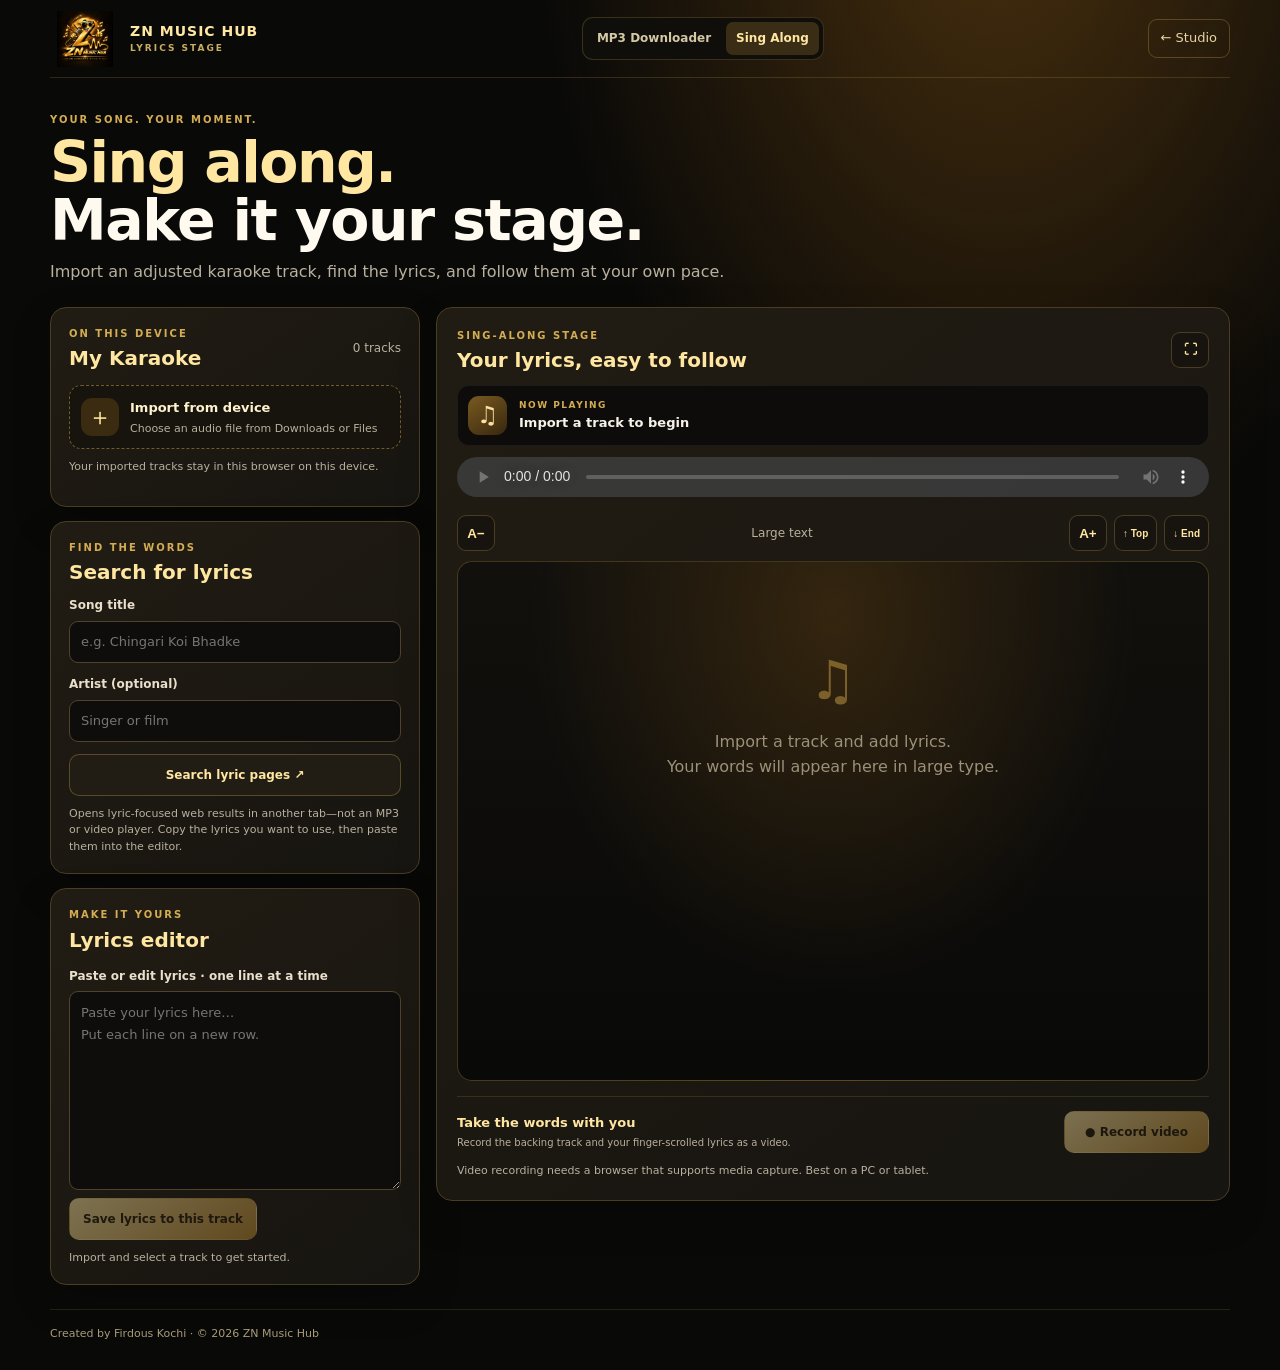
<file: lyrics-stage.html>
<!doctype html>
<html lang="en">
<head>
<meta charset="utf-8">
<meta name="viewport" content="width=device-width, initial-scale=1, viewport-fit=cover">
<meta name="theme-color" content="#090908">
<meta name="description" content="Import karaoke tracks, find lyric pages, and follow large editable lyrics on a finger-scroll singing stage.">
<title>ZN Lyrics Stage</title>
<link rel="stylesheet" href="lyrics-stage.css">
<script defer src="lyrics-stage.js"></script>
</head>
<body>
<div class="zls-shell">
  <header class="zls-header">
    <a class="zls-brand" href="index.html" aria-label="Back to ZN Karaoke Studio"><img src="zn-karaoke-studio-logo.png" alt="ZN Music Hub"><span>ZN MUSIC HUB<small>LYRICS STAGE</small></span></a>
    <nav class="zls-page-nav" aria-label="ZN tools"><a href="music-converter.html">MP3 Downloader</a><a href="lyrics-stage.html" aria-current="page">Sing Along</a></nav>
    <a class="zls-back" href="index.html">← Studio</a>
  </header>
  <main>
    <section class="zls-hero">
      <p class="zls-kicker">YOUR SONG. YOUR MOMENT.</p>
      <h1>Sing along.<br><span>Make it your stage.</span></h1>
      <p>Import an adjusted karaoke track, find the lyrics, and follow them at your own pace.</p>
    </section>

    <section class="zls-grid">
      <aside class="zls-side">
        <section class="zls-card" aria-labelledby="library-title">
          <div class="zls-heading-row"><div><p class="zls-kicker">ON THIS DEVICE</p><h2 id="library-title">My Karaoke</h2></div><span id="library-count" class="zls-count">0 tracks</span></div>
          <label class="zls-import" for="track-import"><span class="zls-import-icon">＋</span><span><b>Import from device</b><small>Choose an audio file from Downloads or Files</small></span></label>
          <input id="track-import" type="file" accept="audio/*,.mp3,.wav,.m4a,.aac,.ogg,.flac,.webm" hidden>
          <p id="library-status" class="zls-status" role="status" aria-live="polite">Your imported tracks stay in this browser on this device.</p>
          <ul id="track-list" class="zls-track-list" aria-label="Imported karaoke tracks"></ul>
        </section>

        <section class="zls-card" aria-labelledby="search-title">
          <p class="zls-kicker">FIND THE WORDS</p><h2 id="search-title">Search for lyrics</h2>
          <label class="zls-label" for="song-title">Song title</label><input id="song-title" class="zls-input" type="search" placeholder="e.g. Chingari Koi Bhadke">
          <label class="zls-label" for="song-artist">Artist (optional)</label><input id="song-artist" class="zls-input" type="text" placeholder="Singer or film">
          <button id="search-lyrics" class="zls-button zls-button-outline" type="button">Search lyric pages ↗</button>
          <p class="zls-hint">Opens lyric-focused web results in another tab—not an MP3 or video player. Copy the lyrics you want to use, then paste them into the editor.</p>
        </section>

        <section class="zls-card zls-edit-card" aria-labelledby="edit-title">
          <div class="zls-heading-row"><div><p class="zls-kicker">MAKE IT YOURS</p><h2 id="edit-title">Lyrics editor</h2></div></div>
          <label class="zls-label" for="lyrics-input">Paste or edit lyrics · one line at a time</label>
          <textarea id="lyrics-input" rows="8" placeholder="Paste your lyrics here…&#10;Put each line on a new row."></textarea>
          <button id="save-lyrics" class="zls-button" type="button" disabled>Save lyrics to this track</button>
          <p id="lyrics-status" class="zls-status" role="status" aria-live="polite">Import and select a track to get started.</p>
        </section>
      </aside>

      <section class="zls-card zls-stage-card" aria-labelledby="stage-title">
        <div class="zls-heading-row zls-stage-heading"><div><p class="zls-kicker">SING-ALONG STAGE</p><h2 id="stage-title">Your lyrics, easy to follow</h2></div><button id="fullscreen" class="zls-icon-button" type="button" aria-label="Enter full screen" title="Full screen">⛶</button></div>
        <div class="zls-now-playing"><span class="zls-note-icon">♫</span><div><small>NOW PLAYING</small><strong id="now-playing-name">Import a track to begin</strong></div></div>
        <audio id="audio-player" controls preload="metadata"></audio>
        <div class="zls-stage-tools">
          <button id="font-down" class="zls-icon-button" type="button" aria-label="Make lyrics smaller">A−</button>
          <span id="font-size-label" class="zls-font-label">Large text</span>
          <button id="font-up" class="zls-icon-button" type="button" aria-label="Make lyrics larger">A+</button>
          <button id="stage-top" class="zls-icon-button zls-jump" type="button" title="Back to first line">↑ Top</button>
          <button id="stage-bottom" class="zls-icon-button zls-jump" type="button" title="Jump to last line">↓ End</button>
        </div>
        <div id="lyrics-stage" class="zls-stage" tabindex="0" aria-label="Scrollable song lyrics">
          <div id="lyrics-stage-empty" class="zls-stage-empty"><span>♫</span><p>Import a track and add lyrics.<br>Your words will appear here in large type.</p></div>
          <div id="lyrics-stage-lines" class="zls-stage-lines" aria-live="polite"></div>
        </div>
        <div class="zls-video-row"><div><strong>Take the words with you</strong><small>Record the backing track and your finger-scrolled lyrics as a video.</small></div><button id="record-video" class="zls-button zls-record" type="button" disabled>● Record video</button></div>
        <p id="record-status" class="zls-status" role="status" aria-live="polite">Video recording needs a browser that supports media capture. Best on a PC or tablet.</p>
      </section>
    </section>
  </main>
  <footer class="zls-footer">Created by Firdous Kochi · © 2026 ZN Music Hub</footer>
</div>
</body>
</html>
</file>
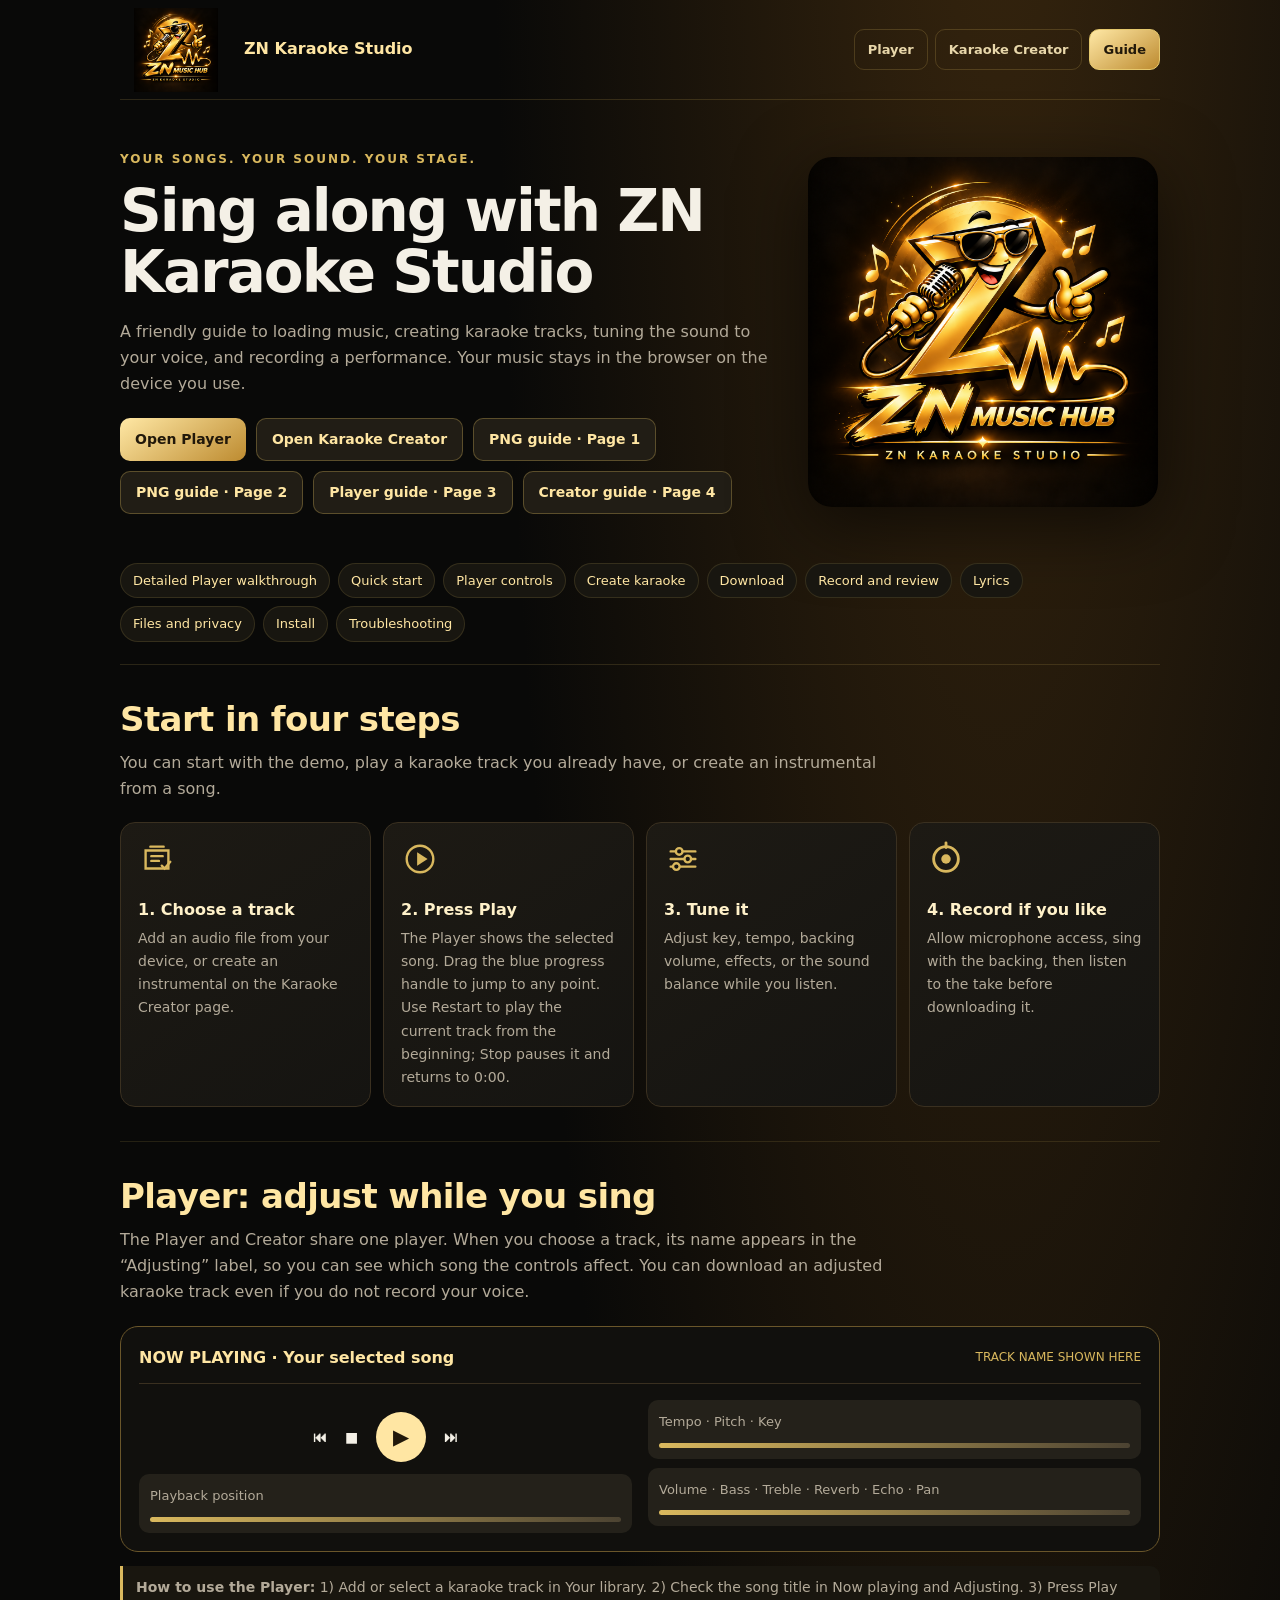
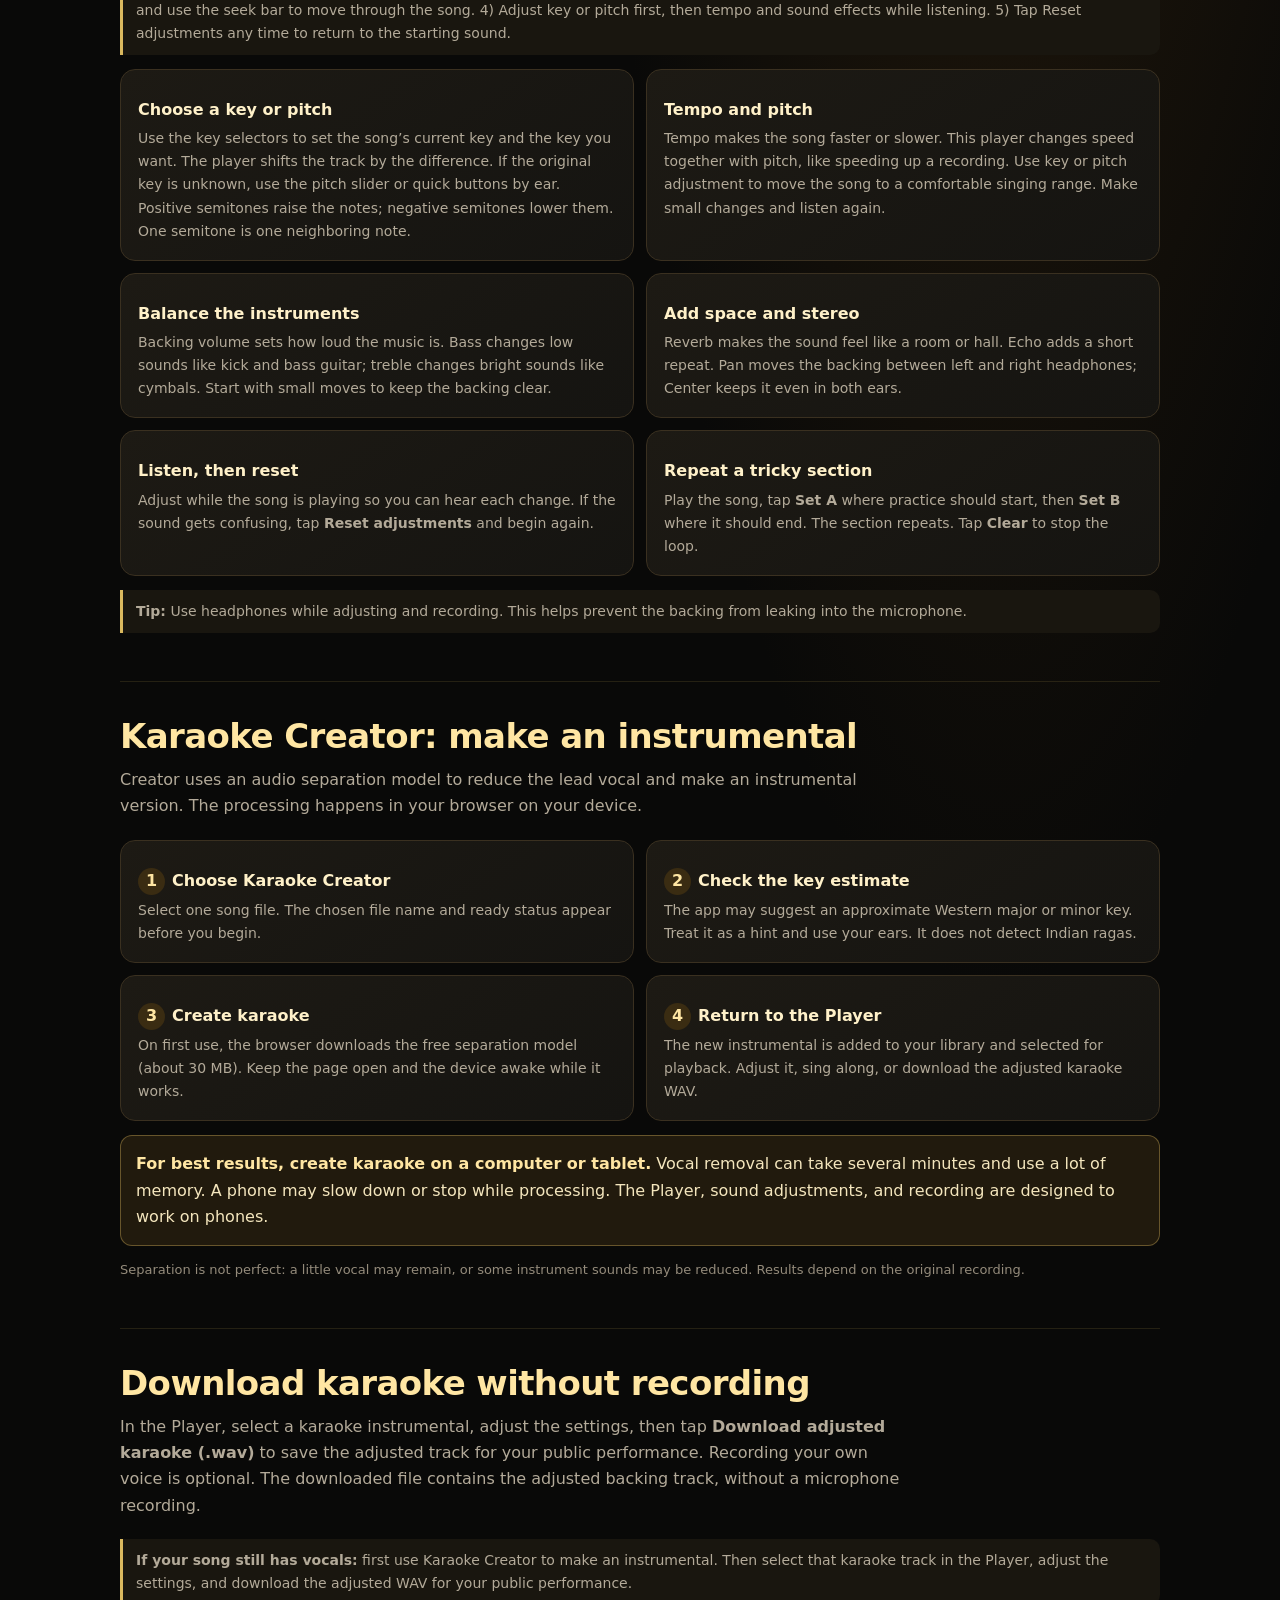
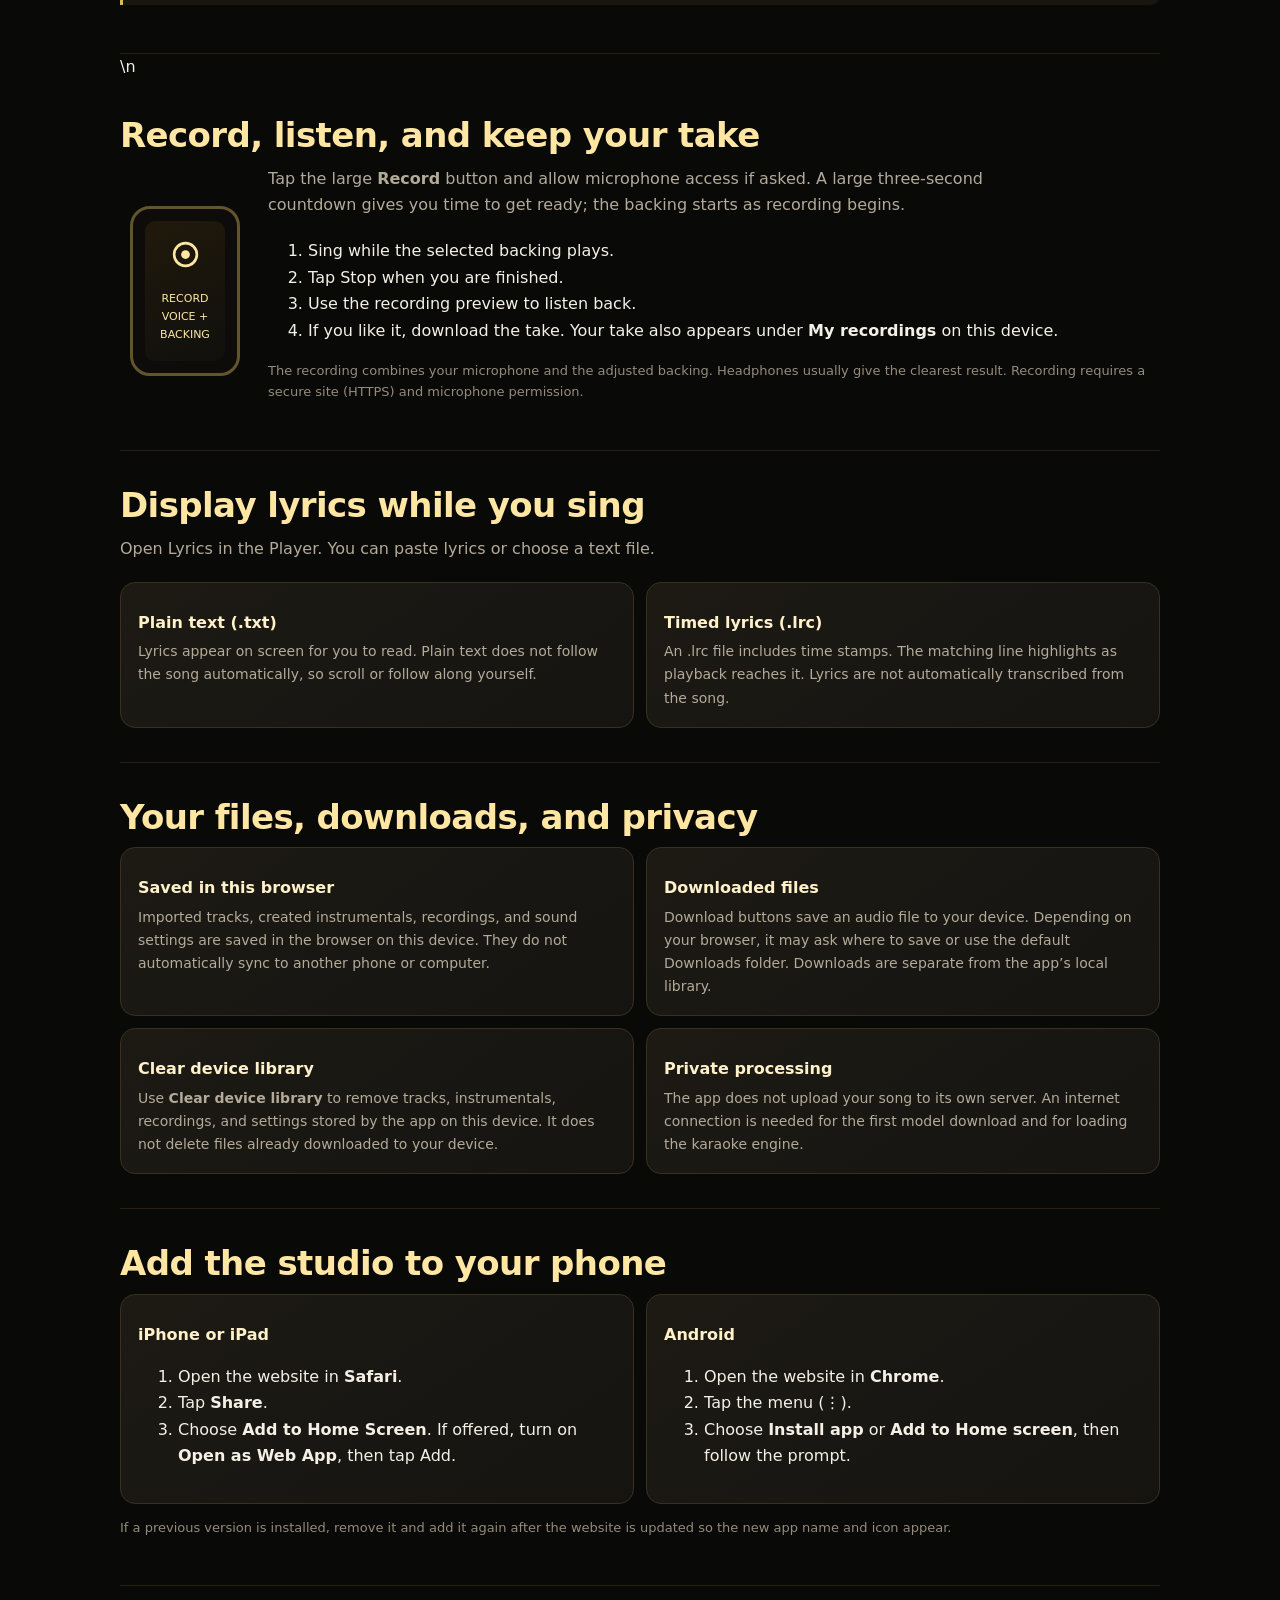
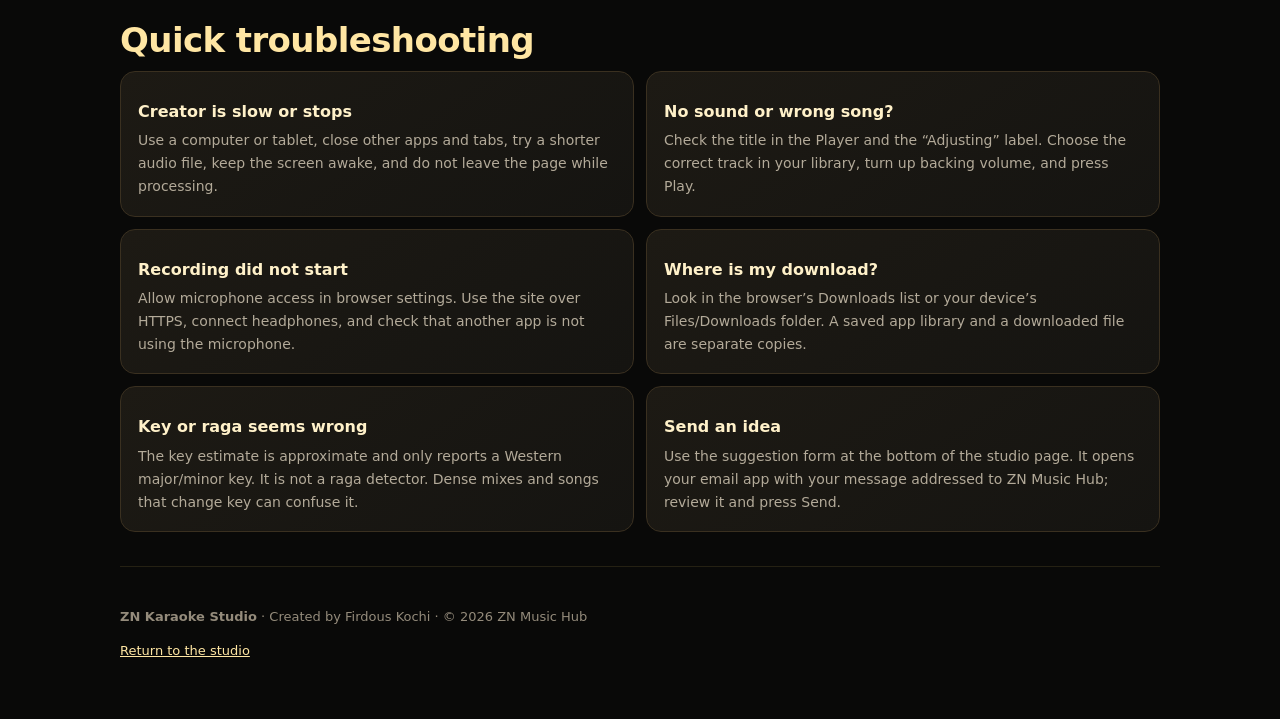
<file: product-guide.html>
<!doctype html>
<html lang="en">
<head>
<meta charset="utf-8">
<meta name="viewport" content="width=device-width, initial-scale=1, viewport-fit=cover">
<meta name="theme-color" content="#090908">
<meta name="description" content="A visual, step-by-step guide to ZN Karaoke Studio.">
<title>Product Guide · ZN Karaoke Studio</title>
<style>
:root{color-scheme:dark;--bg:#090908;--card:#151411;--card2:#1d1a14;--line:#3a3020;--gold:#d9b85e;--goldhi:#ffe6a3;--text:#f4f0e6;--muted:#b3aa99;--sub:#948b7b}*{box-sizing:border-box}body{margin:0;background:radial-gradient(ellipse at 78% -8%,#38260e 0,transparent 36%),var(--bg);color:var(--text);font:16px/1.65 system-ui,-apple-system,"Segoe UI",sans-serif}.wrap{width:min(1040px,100% - 36px);margin:auto}.top{display:flex;align-items:center;justify-content:space-between;gap:14px;height:100px;border-bottom:1px solid #d9b85e2c}.brand{display:flex;align-items:center;gap:12px;color:var(--goldhi);font-weight:800;white-space:nowrap}.brand img{width:112px;height:84px;object-fit:contain;border-radius:6px}a{color:var(--goldhi)}.page-nav{display:flex;align-items:center;gap:7px}.page-nav a{display:flex;align-items:center;justify-content:center;min-height:40px;padding:9px 13px;border:1px solid #d9b85e35;border-radius:10px;color:#e8d7aa;text-decoration:none;font-size:13px;font-weight:700}.page-nav a[aria-current="page"]{background:linear-gradient(145deg,#ffe8a5,#bd8b30);border-color:#e5c86d;color:#21180a}.button{display:inline-flex;align-items:center;justify-content:center;min-height:42px;padding:9px 15px;border-radius:10px;background:linear-gradient(145deg,#ffe8a5,#bd8b30);color:#21180a;text-decoration:none;font-weight:800;font-size:14px}.button.alt{background:#211d15;color:var(--goldhi);border:1px solid #d9b85e50}.hero{display:grid;grid-template-columns:minmax(0,1.3fr) minmax(240px,.7fr);align-items:center;gap:28px;padding:50px 0 35px}.eyebrow{font-size:12px;letter-spacing:2px;text-transform:uppercase;color:var(--gold);font-weight:800}.hero h1{font-size:clamp(34px,6vw,58px);line-height:1.05;letter-spacing:-2px;margin:11px 0}.hero p{color:var(--muted);max-width:650px}.hero img{width:100%;max-width:350px;justify-self:center;aspect-ratio:1;object-fit:contain;border-radius:24px;box-shadow:0 18px 70px #0009}.cta{display:flex;gap:10px;flex-wrap:wrap;margin-top:20px}.toc{display:flex;gap:8px;flex-wrap:wrap;padding:14px 0 22px;border-bottom:1px solid #d9b85e28}.toc a{background:#181610;border:1px solid #d9b85e26;border-radius:999px;padding:6px 12px;text-decoration:none;font-size:13px}.section{padding:34px 0;border-bottom:1px solid #d9b85e22}.section h2{font-size:clamp(24px,4vw,34px);line-height:1.2;margin:0 0 10px;color:var(--goldhi);letter-spacing:-.6px}.lead{max-width:780px;color:var(--muted);margin:0 0 20px}.steps{display:grid;grid-template-columns:repeat(4,1fr);gap:12px}.step,.card{background:linear-gradient(145deg,var(--card2),var(--card));border:1px solid var(--line);border-radius:15px;padding:17px}.step svg,.card svg{width:38px;height:38px;color:var(--gold)}.step h3,.card h3{font-size:16px;margin:10px 0 4px;color:#fff1c9}.step p,.card p{font-size:14px;color:var(--muted);margin:0}.mock{border:1px solid #6a562a;background:#11100d;border-radius:18px;padding:18px;display:grid;grid-template-columns:1fr 1fr;gap:16px}.mock-top{grid-column:1/-1;display:flex;justify-content:space-between;align-items:center;padding-bottom:12px;border-bottom:1px solid var(--line)}.mock-title{font-weight:800;color:var(--goldhi)}.mock-chip{color:var(--gold);font-size:12px}.mock-play{display:flex;justify-content:center;align-items:center;gap:18px;padding:12px}.mock-play span{display:grid;place-items:center;border-radius:50%;width:50px;height:50px;color:#21180a;background:var(--goldhi);font-size:21px}.mock-play b{font-size:14px}.slider{background:#24211a;border-radius:10px;padding:11px;font-size:13px;color:var(--muted)}.trackline{height:5px;background:linear-gradient(90deg,var(--gold),#4c4332);border-radius:9px;margin-top:10px}.callout{border-left:3px solid var(--gold);padding:10px 13px;background:#19160f;color:var(--muted);font-size:14px;border-radius:0 10px 10px 0;margin:14px 0}.grid2{display:grid;grid-template-columns:repeat(2,1fr);gap:12px}.grid3{display:grid;grid-template-columns:repeat(3,1fr);gap:12px}.num{display:inline-grid;place-items:center;width:27px;height:27px;border-radius:50%;background:#3a2c12;color:var(--goldhi);font-weight:800;margin-right:7px}.small{font-size:13px;color:var(--sub)}.alert{border:1px solid #d9b85e60;background:#211a0d;padding:15px;border-radius:12px;color:#f4e6bd}.alert strong{color:var(--goldhi)}.storage{display:grid;grid-template-columns:130px 1fr;align-items:center;gap:18px}.phone{width:110px;height:170px;border:3px solid #62542f;border-radius:20px;margin:auto;padding:12px;background:#0d0c0a}.phone-screen{height:100%;border-radius:10px;background:linear-gradient(155deg,#21190b,#10100d);display:grid;place-items:center;text-align:center;color:var(--goldhi);font-size:11px;padding:8px}.phone-screen svg{width:35px;height:35px}.footer{padding:26px 0 44px;color:var(--sub);font-size:13px}.footer a{color:var(--goldhi)}@media(max-width:760px){.top{height:86px}.brand img{width:94px;height:70px}.page-nav{gap:5px}.page-nav a{padding:8px 10px;font-size:12px}.hero{grid-template-columns:1fr;padding:33px 0 25px}.hero img{width:min(230px,75vw);grid-row:1;justify-self:start}.steps{grid-template-columns:repeat(2,1fr)}.grid3{grid-template-columns:1fr 1fr}.mock{grid-template-columns:1fr}.mock-top{grid-column:auto}.storage{grid-template-columns:95px 1fr}.phone{transform:scale(.82);transform-origin:center}}@media(max-width:560px){.top{height:auto;min-height:76px;padding:8px 0;flex-wrap:wrap;gap:8px}.brand{font-size:14px}.brand img{width:88px;height:56px}.page-nav{order:3;width:100%;display:grid;grid-template-columns:repeat(3,minmax(0,1fr))}.page-nav a{padding:8px 4px;font-size:11px;min-height:38px}}@media(max-width:460px){body{font-size:15px}.wrap{width:min(100% - 26px,1040px)}.steps,.grid2,.grid3{grid-template-columns:1fr}.top{align-items:flex-start}.brand{font-size:14px}.button{font-size:13px}.mock{padding:12px}.section{padding:26px 0}.storage{grid-template-columns:1fr}.phone{display:none}}
</style>
</head>
<body>
<header class="wrap top"><div class="brand"><img src="zn-karaoke-studio-logo.png" alt="ZN Music Hub and ZN Karaoke Studio logo"><span>ZN Karaoke Studio</span></div><nav class="page-nav" aria-label="Studio pages"><a href="index.html#player">Player</a><a href="index.html#creator">Karaoke Creator</a><a href="product-guide.html" aria-current="page">Guide</a></nav></header>
<main class="wrap">
<section class="hero"><div><div class="eyebrow">Your songs. Your sound. Your stage.</div><h1>Sing along with ZN Karaoke Studio</h1><p>A friendly guide to loading music, creating karaoke tracks, tuning the sound to your voice, and recording a performance. Your music stays in the browser on the device you use.</p><div class="cta"><a class="button" href="index.html#player">Open Player</a><a class="button alt" href="index.html#creator">Open Karaoke Creator</a><a class="button alt" href="product-guide.png" download>PNG guide · Page 1</a><a class="button alt" href="product-guide-page-2.png" download>PNG guide · Page 2</a><a class="button alt" href="product-guide-page-3.png" download>Player guide · Page 3</a><a class="button alt" href="product-guide-page-4.png" download>Creator guide · Page 4</a></div></div><img src="zn-karaoke-studio-logo.png" alt="Golden ZN Karaoke Studio mascot logo"></section>
<nav class="toc" aria-label="Guide contents"><a href="#player">Detailed Player walkthrough</a><a href="#start">Quick start</a><a href="#player">Player controls</a><a href="#create">Create karaoke</a><a href="#download">Download</a><a href="#record">Record and review</a><a href="#lyrics">Lyrics</a><a href="#storage">Files and privacy</a><a href="#install">Install</a><a href="#help">Troubleshooting</a></nav>
<section class="section" id="start"><h2>Start in four steps</h2><p class="lead">You can start with the demo, play a karaoke track you already have, or create an instrumental from a song.</p><div class="steps">
<article class="step"><svg viewBox="0 0 40 40" fill="none" aria-hidden="true"><path d="M8 11h24v19H8zM13 7h14M14 17h12M14 22h8" stroke="currentColor" stroke-width="2.5" stroke-linecap="round"/><path d="m25 27 3 3 6-7" stroke="currentColor" stroke-width="2.5" stroke-linecap="round"/></svg><h3>1. Choose a track</h3><p>Add an audio file from your device, or create an instrumental on the Karaoke Creator page.</p></article>
<article class="step"><svg viewBox="0 0 40 40" fill="none" aria-hidden="true"><circle cx="20" cy="20" r="14" stroke="currentColor" stroke-width="2.5"/><path d="m17 13 11 7-11 7z" fill="currentColor"/></svg><h3>2. Press Play</h3><p>The Player shows the selected song. Drag the blue progress handle to jump to any point. Use Restart to play the current track from the beginning; Stop pauses it and returns to 0:00.</p></article>
<article class="step"><svg viewBox="0 0 40 40" fill="none" aria-hidden="true"><path d="M7 12h26M7 20h26M7 28h26" stroke="currentColor" stroke-width="2.5" stroke-linecap="round"/><circle cx="16" cy="12" r="3.5" fill="#151411" stroke="currentColor" stroke-width="2.5"/><circle cx="25" cy="20" r="3.5" fill="#151411" stroke="currentColor" stroke-width="2.5"/><circle cx="13" cy="28" r="3.5" fill="#151411" stroke="currentColor" stroke-width="2.5"/></svg><h3>3. Tune it</h3><p>Adjust key, tempo, backing volume, effects, or the sound balance while you listen.</p></article>
<article class="step"><svg viewBox="0 0 40 40" fill="none" aria-hidden="true"><circle cx="20" cy="20" r="13" stroke="currentColor" stroke-width="3"/><circle cx="20" cy="20" r="5" fill="currentColor"/><path d="M20 3v5" stroke="currentColor" stroke-width="3" stroke-linecap="round"/></svg><h3>4. Record if you like</h3><p>Allow microphone access, sing with the backing, then listen to the take before downloading it.</p></article></div></section>
<section class="section" id="player"><h2>Player: adjust while you sing</h2><p class="lead">The Player and Creator share one player. When you choose a track, its name appears in the “Adjusting” label, so you can see which song the controls affect. You can download an adjusted karaoke track even if you do not record your voice.</p><div class="mock" role="img" aria-label="Illustration of the player with track name, playback controls, and sound controls"><div class="mock-top"><span class="mock-title">NOW PLAYING · Your selected song</span><span class="mock-chip">TRACK NAME SHOWN HERE</span></div><div><div class="mock-play"><b>⏮</b><b>■</b><span>▶</span><b>⏭</b></div><div class="slider">Playback position<div class="trackline"></div></div></div><div><div class="slider">Tempo · Pitch · Key<div class="trackline"></div></div><div class="slider" style="margin-top:9px">Volume · Bass · Treble · Reverb · Echo · Pan<div class="trackline"></div></div></div></div>
<div class="callout"><b>How to use the Player:</b> 1) Add or select a karaoke track in Your library. 2) Check the song title in Now playing and Adjusting. 3) Press Play and use the seek bar to move through the song. 4) Adjust key or pitch first, then tempo and sound effects while listening. 5) Tap Reset adjustments any time to return to the starting sound.</div>
<div class="grid2" style="margin-top:14px"><article class="card"><h3>Choose a key or pitch</h3><p>Use the key selectors to set the song’s current key and the key you want. The player shifts the track by the difference. If the original key is unknown, use the pitch slider or quick buttons by ear. Positive semitones raise the notes; negative semitones lower them. One semitone is one neighboring note.</p></article><article class="card"><h3>Tempo and pitch</h3><p>Tempo makes the song faster or slower. This player changes speed together with pitch, like speeding up a recording. Use key or pitch adjustment to move the song to a comfortable singing range. Make small changes and listen again.</p></article><article class="card"><h3>Balance the instruments</h3><p>Backing volume sets how loud the music is. Bass changes low sounds like kick and bass guitar; treble changes bright sounds like cymbals. Start with small moves to keep the backing clear.</p></article><article class="card"><h3>Add space and stereo</h3><p>Reverb makes the sound feel like a room or hall. Echo adds a short repeat. Pan moves the backing between left and right headphones; Center keeps it even in both ears.</p></article><article class="card"><h3>Listen, then reset</h3><p>Adjust while the song is playing so you can hear each change. If the sound gets confusing, tap <b>Reset adjustments</b> and begin again.</p></article><article class="card"><h3>Repeat a tricky section</h3><p>Play the song, tap <b>Set A</b> where practice should start, then <b>Set B</b> where it should end. The section repeats. Tap <b>Clear</b> to stop the loop.</p></article></div><div class="callout"><b>Tip:</b> Use headphones while adjusting and recording. This helps prevent the backing from leaking into the microphone.</div></section>
<section class="section" id="create"><h2>Karaoke Creator: make an instrumental</h2><p class="lead">Creator uses an audio separation model to reduce the lead vocal and make an instrumental version. The processing happens in your browser on your device.</p><div class="grid2"><article class="card"><h3><span class="num">1</span>Choose Karaoke Creator</h3><p>Select one song file. The chosen file name and ready status appear before you begin.</p></article><article class="card"><h3><span class="num">2</span>Check the key estimate</h3><p>The app may suggest an approximate Western major or minor key. Treat it as a hint and use your ears. It does not detect Indian ragas.</p></article><article class="card"><h3><span class="num">3</span>Create karaoke</h3><p>On first use, the browser downloads the free separation model (about 30 MB). Keep the page open and the device awake while it works.</p></article><article class="card"><h3><span class="num">4</span>Return to the Player</h3><p>The new instrumental is added to your library and selected for playback. Adjust it, sing along, or download the adjusted karaoke WAV.</p></article></div><div class="alert" style="margin-top:14px"><strong>For best results, create karaoke on a computer or tablet.</strong> Vocal removal can take several minutes and use a lot of memory. A phone may slow down or stop while processing. The Player, sound adjustments, and recording are designed to work on phones.</div><p class="small">Separation is not perfect: a little vocal may remain, or some instrument sounds may be reduced. Results depend on the original recording.</p></section>
<section class="section" id="download"><h2>Download karaoke without recording</h2><p class="lead">In the Player, select a karaoke instrumental, adjust the settings, then tap <b>Download adjusted karaoke (.wav)</b> to save the adjusted track for your public performance. Recording your own voice is optional. The downloaded file contains the adjusted backing track, without a microphone recording.</p><div class="callout"><b>If your song still has vocals:</b> first use Karaoke Creator to make an instrumental. Then select that karaoke track in the Player, adjust the settings, and download the adjusted WAV for your public performance.</div></section>\n<section class="section" id="record"><h2>Record, listen, and keep your take</h2><div class="storage"><div class="phone" aria-hidden="true"><div class="phone-screen"><svg viewBox="0 0 40 40" fill="none"><circle cx="20" cy="20" r="13" stroke="currentColor" stroke-width="3"/><circle cx="20" cy="20" r="5" fill="currentColor"/></svg>RECORD<br>VOICE + BACKING</div></div><div><p class="lead">Tap the large <b>Record</b> button and allow microphone access if asked. A large three-second countdown gives you time to get ready; the backing starts as recording begins.</p><ol><li>Sing while the selected backing plays.</li><li>Tap Stop when you are finished.</li><li>Use the recording preview to listen back.</li><li>If you like it, download the take. Your take also appears under <b>My recordings</b> on this device.</li></ol><p class="small">The recording combines your microphone and the adjusted backing. Headphones usually give the clearest result. Recording requires a secure site (HTTPS) and microphone permission.</p></div></div></section>
<section class="section" id="lyrics"><h2>Display lyrics while you sing</h2><p class="lead">Open Lyrics in the Player. You can paste lyrics or choose a text file.</p><div class="grid2"><article class="card"><h3>Plain text (.txt)</h3><p>Lyrics appear on screen for you to read. Plain text does not follow the song automatically, so scroll or follow along yourself.</p></article><article class="card"><h3>Timed lyrics (.lrc)</h3><p>An .lrc file includes time stamps. The matching line highlights as playback reaches it. Lyrics are not automatically transcribed from the song.</p></article></div></section>
<section class="section" id="storage"><h2>Your files, downloads, and privacy</h2><div class="grid2"><article class="card"><h3>Saved in this browser</h3><p>Imported tracks, created instrumentals, recordings, and sound settings are saved in the browser on this device. They do not automatically sync to another phone or computer.</p></article><article class="card"><h3>Downloaded files</h3><p>Download buttons save an audio file to your device. Depending on your browser, it may ask where to save or use the default Downloads folder. Downloads are separate from the app’s local library.</p></article><article class="card"><h3>Clear device library</h3><p>Use <b>Clear device library</b> to remove tracks, instrumentals, recordings, and settings stored by the app on this device. It does not delete files already downloaded to your device.</p></article><article class="card"><h3>Private processing</h3><p>The app does not upload your song to its own server. An internet connection is needed for the first model download and for loading the karaoke engine.</p></article></div></section>
<section class="section" id="install"><h2>Add the studio to your phone</h2><div class="grid2"><article class="card"><h3>iPhone or iPad</h3><ol><li>Open the website in <b>Safari</b>.</li><li>Tap <b>Share</b>.</li><li>Choose <b>Add to Home Screen</b>. If offered, turn on <b>Open as Web App</b>, then tap Add.</li></ol></article><article class="card"><h3>Android</h3><ol><li>Open the website in <b>Chrome</b>.</li><li>Tap the menu (⋮).</li><li>Choose <b>Install app</b> or <b>Add to Home screen</b>, then follow the prompt.</li></ol></article></div><p class="small">If a previous version is installed, remove it and add it again after the website is updated so the new app name and icon appear.</p></section>
<section class="section" id="help"><h2>Quick troubleshooting</h2><div class="grid2"><article class="card"><h3>Creator is slow or stops</h3><p>Use a computer or tablet, close other apps and tabs, try a shorter audio file, keep the screen awake, and do not leave the page while processing.</p></article><article class="card"><h3>No sound or wrong song?</h3><p>Check the title in the Player and the “Adjusting” label. Choose the correct track in your library, turn up backing volume, and press Play.</p></article><article class="card"><h3>Recording did not start</h3><p>Allow microphone access in browser settings. Use the site over HTTPS, connect headphones, and check that another app is not using the microphone.</p></article><article class="card"><h3>Where is my download?</h3><p>Look in the browser’s Downloads list or your device’s Files/Downloads folder. A saved app library and a downloaded file are separate copies.</p></article><article class="card"><h3>Key or raga seems wrong</h3><p>The key estimate is approximate and only reports a Western major/minor key. It is not a raga detector. Dense mixes and songs that change key can confuse it.</p></article><article class="card"><h3>Send an idea</h3><p>Use the suggestion form at the bottom of the studio page. It opens your email app with your message addressed to ZN Music Hub; review it and press Send.</p></article></div></section>
</main>
<footer class="wrap footer"><p><b>ZN Karaoke Studio</b> · Created by Firdous Kochi · © 2026 ZN Music Hub</p><p><a href="index.html">Return to the studio</a></p></footer>
</body>
</html>
</file>
<file: lyrics-stage.css>
:root{color-scheme:dark;--zls-bg:#090908;--zls-card:#171511;--zls-card2:#211c13;--zls-gold:#d4ad52;--zls-gold-light:#ffe6a1;--zls-text:#f8f3e8;--zls-muted:#b9b09f;--zls-border:#4b3d22;--zls-pink:#e56b9a}*{box-sizing:border-box}html{min-height:100%;background:var(--zls-bg)}body{margin:0;background:radial-gradient(ellipse at 78% -10%,#49300e 0,transparent 33%),var(--zls-bg);color:var(--zls-text);font:16px/1.55 system-ui,-apple-system,"Segoe UI",sans-serif}.zls-shell{width:min(100% - 34px,1180px);margin:auto}.zls-header{height:78px;display:flex;align-items:center;justify-content:space-between;border-bottom:1px solid #d4ad5230}.zls-brand{display:flex;align-items:center;gap:11px;color:var(--zls-gold-light);font-weight:850;font-size:14px;letter-spacing:1px;text-decoration:none}.zls-brand img{width:69px;height:56px;object-fit:contain;border-radius:6px}.zls-brand small{display:block;color:#c9ad62;font-size:9px;letter-spacing:2px}.zls-page-nav{display:flex;align-items:center;gap:5px;padding:4px;border:1px solid #d4ad5236;border-radius:11px;background:#100e0a}.zls-page-nav a{color:#d5c8a5;text-decoration:none;font-size:12px;font-weight:700;padding:7px 10px;border-radius:7px;white-space:nowrap}.zls-page-nav a[aria-current=page]{background:#3a2d15;color:var(--zls-gold-light)}.zls-back{color:#e7d5a7;text-decoration:none;border:1px solid #d4ad524a;border-radius:9px;padding:8px 12px;font-size:13px}.zls-hero{padding:34px 0 22px}.zls-kicker{margin:0 0 5px;color:var(--zls-gold);font-size:10px;letter-spacing:2px;font-weight:850}.zls-hero h1{font-size:clamp(34px,6vw,57px);letter-spacing:-1.5px;line-height:1.03;margin:0;color:var(--zls-gold-light)}.zls-hero h1 span{color:#fffaf0}.zls-hero>p:last-child{color:var(--zls-muted);margin:10px 0 0}.zls-grid{display:grid;grid-template-columns:minmax(290px,370px) minmax(0,1fr);align-items:start;gap:16px}.zls-side{display:grid;gap:14px}.zls-card{border:1px solid var(--zls-border);border-radius:16px;background:linear-gradient(145deg,var(--zls-card2),var(--zls-card));padding:18px;box-shadow:0 16px 40px #0003}.zls-card h2{font-size:20px;line-height:1.2;margin:0;color:var(--zls-gold-light)}.zls-heading-row{display:flex;justify-content:space-between;align-items:center;gap:12px;margin-bottom:15px}.zls-count,.zls-font-label{color:var(--zls-muted);font-size:12px}.zls-import{display:flex;align-items:center;gap:11px;min-height:64px;padding:11px;border:1px dashed #d4ad5278;background:#17130d;border-radius:12px;cursor:pointer}.zls-import-icon{display:grid;place-items:center;width:38px;height:38px;border-radius:11px;background:#3b2b10;color:var(--zls-gold-light);font-size:24px}.zls-import b,.zls-import small{display:block}.zls-import b{font-size:13px;color:#fff2ce}.zls-import small{font-size:11px;color:var(--zls-muted);margin-top:2px}.zls-status,.zls-hint{color:var(--zls-muted);font-size:11px;line-height:1.5;margin:10px 0 0}.zls-track-list{list-style:none;padding:0;margin:12px 0 0;display:grid;gap:7px;max-height:250px;overflow:auto}.zls-track{display:flex;align-items:center;gap:8px;border:1px solid #ffffff12;border-radius:10px;padding:8px;background:#0c0b09}.zls-track.is-active{border-color:#d4ad52a8;background:#20190e}.zls-track-select{min-width:0;flex:1;text-align:left;color:var(--zls-text);background:none;border:0;padding:3px;cursor:pointer}.zls-track-select strong,.zls-track-select small{display:block;overflow:hidden;text-overflow:ellipsis;white-space:nowrap}.zls-track-select strong{font-size:12px}.zls-track-select small{color:var(--zls-muted);font-size:10px}.zls-remove{border:0;background:transparent;color:#c99b80;font-size:17px;width:30px;height:30px;border-radius:7px;cursor:pointer}.zls-label{display:block;color:#e9dfcc;font-size:12px;font-weight:700;margin:12px 0 6px}.zls-input,.zls-edit-card textarea{width:100%;border:1px solid #50432e;border-radius:9px;background:#0e0d0b;color:var(--zls-text);padding:10px 11px;font:inherit;font-size:13px}.zls-input:focus,.zls-edit-card textarea:focus{outline:2px solid #d4ad5280;outline-offset:1px}.zls-edit-card textarea{min-height:160px;resize:vertical;line-height:1.7}.zls-button{min-height:42px;padding:9px 13px;border:1px solid transparent;border-radius:10px;background:linear-gradient(145deg,#ffe8a5,#bd8b30);color:#231909;font:800 12px system-ui,sans-serif;cursor:pointer}.zls-button:disabled{opacity:.43;cursor:not-allowed}.zls-button-outline{width:100%;margin-top:12px;background:#211d15;color:var(--zls-gold-light);border-color:#d4ad5250}.zls-stage-card{padding:20px;position:sticky;top:12px}.zls-stage-heading{margin-bottom:13px}.zls-icon-button{display:inline-flex;align-items:center;justify-content:center;min-width:38px;height:36px;border:1px solid #d4ad5245;border-radius:9px;background:#17130e;color:var(--zls-gold-light);font-weight:800;cursor:pointer}.zls-now-playing{display:flex;align-items:center;gap:12px;padding:10px;border:1px solid #ffffff10;border-radius:12px;background:#0d0c0a}.zls-note-icon{display:grid;place-items:center;flex:none;width:39px;height:39px;border-radius:11px;background:linear-gradient(145deg,#795a20,#38270f);color:#ffdfa0;font-size:24px}.zls-now-playing small,.zls-now-playing strong{display:block}.zls-now-playing small{color:var(--zls-gold);font-size:9px;letter-spacing:1.5px;font-weight:800}.zls-now-playing strong{font-size:13px;overflow-wrap:anywhere}.zls-stage-card audio{width:100%;height:40px;margin:11px 0 7px;accent-color:var(--zls-pink)}.zls-stage-tools{display:flex;align-items:center;gap:7px;margin:3px 0 10px}.zls-font-label{flex:1;text-align:center}.zls-jump{font-size:10px;padding:0 8px}.zls-stage{height:min(58vh,520px);min-height:300px;overflow-y:auto;overscroll-behavior:contain;scroll-behavior:smooth;border:1px solid #c9a3494b;border-radius:15px;background:radial-gradient(ellipse at 50% 10%,#34250f 0,transparent 57%),linear-gradient(180deg,#11100d,#090908);padding:26px 22px;touch-action:pan-y;scrollbar-color:#896a30 #18150f}.zls-stage-empty{min-height:250px;display:grid;align-content:center;justify-items:center;text-align:center;color:#9c9079}.zls-stage-empty span{font-size:54px;color:#b18b3e;opacity:.6}.zls-stage-empty p{margin:7px 0;font-size:16px}.zls-stage-lines{display:none;padding:14px 0 30px}.zls-stage-line{margin:0 auto 17px;max-width:700px;text-align:center;color:#f4e9d0;font-weight:750;font-size:clamp(27px,4vw,40px);line-height:1.35;letter-spacing:.1px;overflow-wrap:anywhere;text-shadow:0 2px 18px #e1b5502c}.zls-video-row{display:flex;align-items:center;justify-content:space-between;gap:14px;border-top:1px solid #d4ad5228;margin-top:15px;padding-top:14px}.zls-video-row strong,.zls-video-row small{display:block}.zls-video-row strong{color:var(--zls-gold-light);font-size:13px}.zls-video-row small{color:var(--zls-muted);font-size:10px;margin-top:2px}.zls-record{flex:none;min-width:145px}.zls-record.is-recording{background:linear-gradient(145deg,#ff9d9d,#c9364d);color:#230b0b}.zls-footer{margin:24px 0 0;padding:15px 0 28px;border-top:1px solid #d4ad5225;color:#a99b7a;font-size:11px}.zls-button:focus-visible,.zls-icon-button:focus-visible,.zls-back:focus-visible,.zls-import:focus-visible{outline:2px solid #ffedbf;outline-offset:3px}body.zls-fullscreen .zls-header,body.zls-fullscreen .zls-hero,body.zls-fullscreen .zls-side,body.zls-fullscreen .zls-footer{display:none}body.zls-fullscreen .zls-shell{width:100%;padding:12px}body.zls-fullscreen .zls-grid{display:block}body.zls-fullscreen .zls-stage-card{position:static;min-height:calc(100vh - 24px)}body.zls-fullscreen .zls-stage{height:65vh;max-height:none}
@media(max-width:850px){.zls-grid{grid-template-columns:minmax(0,1fr)}.zls-stage-card{position:static;grid-row:1}.zls-side{grid-row:2}.zls-stage{height:52vh;min-height:300px}}
@media(max-width:700px){.zls-header{height:auto;min-height:66px;flex-wrap:wrap;gap:8px;padding:8px 0}.zls-page-nav{order:3;width:100%;justify-content:center}.zls-page-nav a{flex:1;text-align:center}.zls-back{margin-left:auto}}@media(max-width:520px){.zls-shell{width:min(100% - 22px,1180px)}.zls-header{height:auto}.zls-brand img{width:56px;height:48px}.zls-brand{font-size:12px}.zls-back{font-size:11px;padding:7px 9px}.zls-hero{padding:25px 0 16px}.zls-hero h1{font-size:39px}.zls-card{padding:14px;border-radius:13px}.zls-stage-card{padding:14px}.zls-stage{height:49vh;min-height:280px;padding:23px 13px}.zls-stage-line{font-size:clamp(27px,8vw,38px);margin-bottom:15px}.zls-video-row{align-items:flex-start;flex-direction:column}.zls-record{width:100%;min-height:49px;font-size:14px}.zls-now-playing strong{font-size:12px}.zls-stage-tools{gap:5px}.zls-jump{padding:0 7px}.zls-stage-heading h2{font-size:17px}}
</file>
